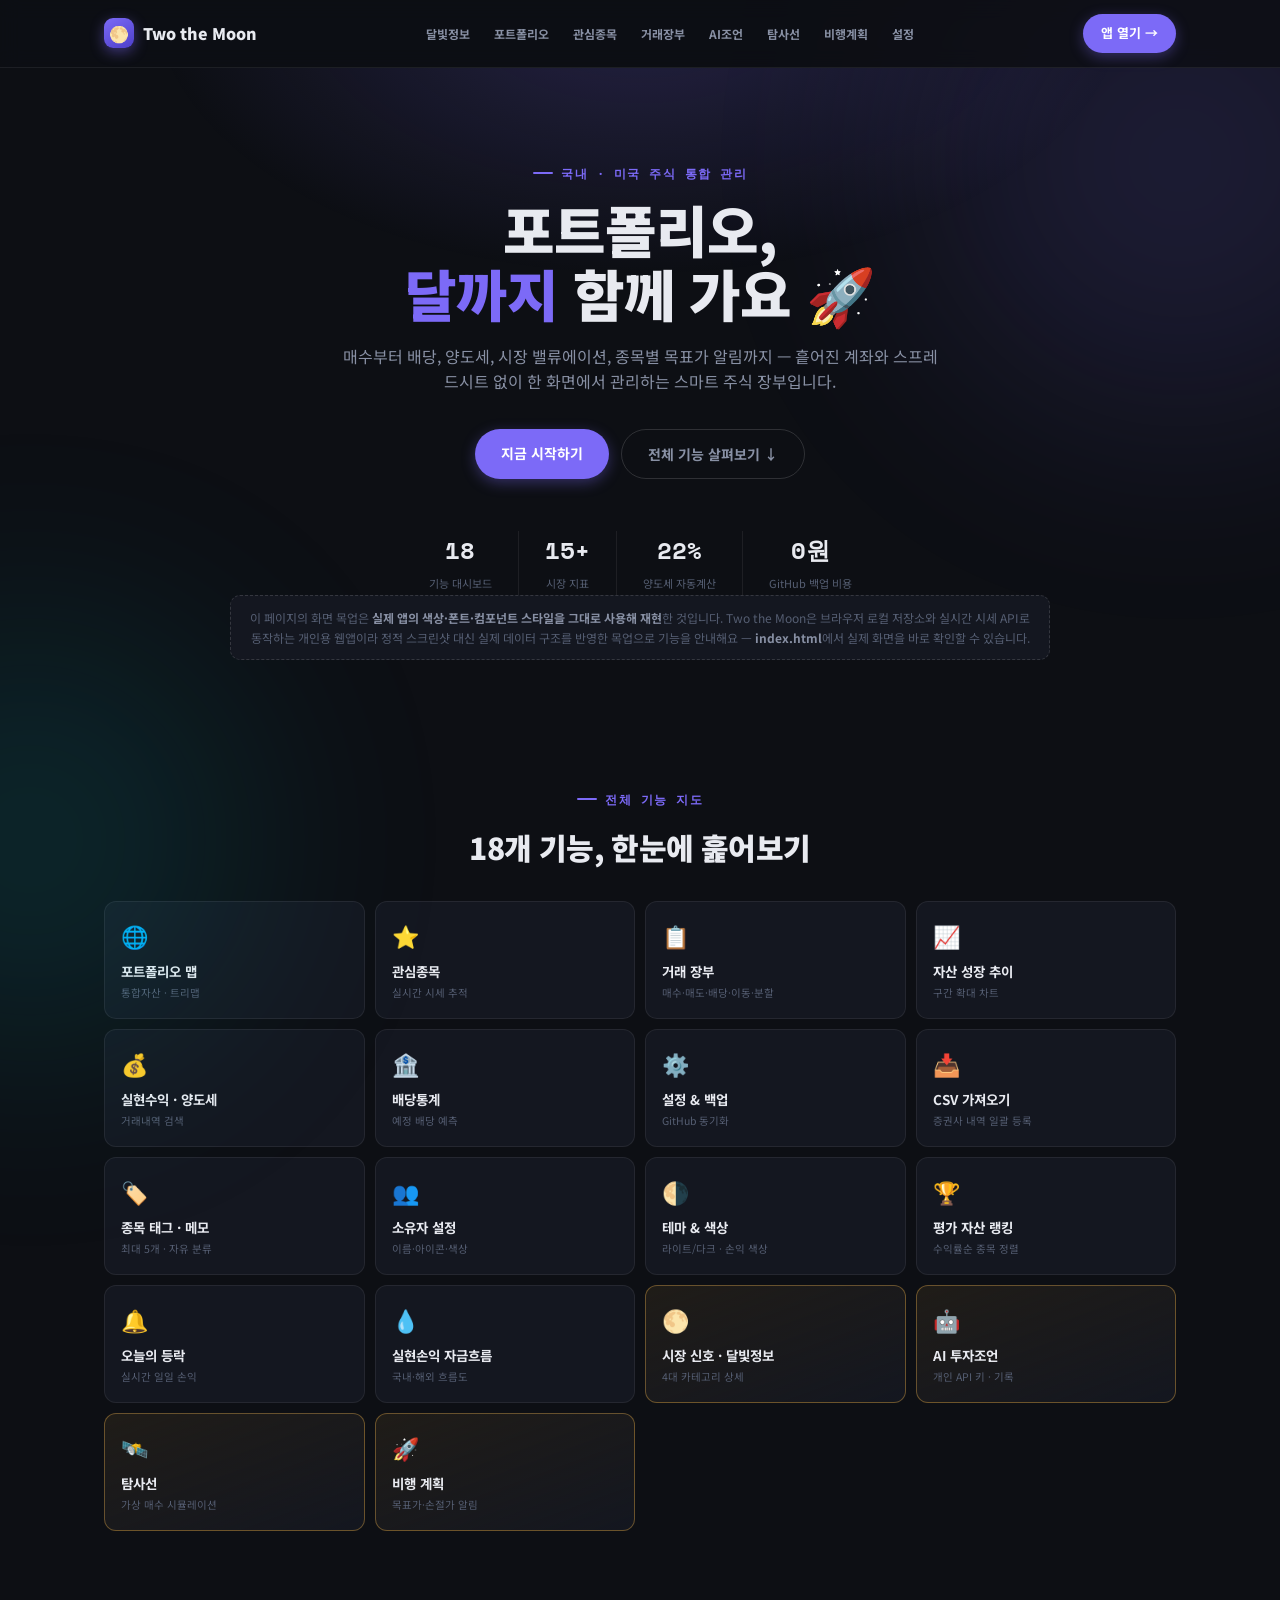
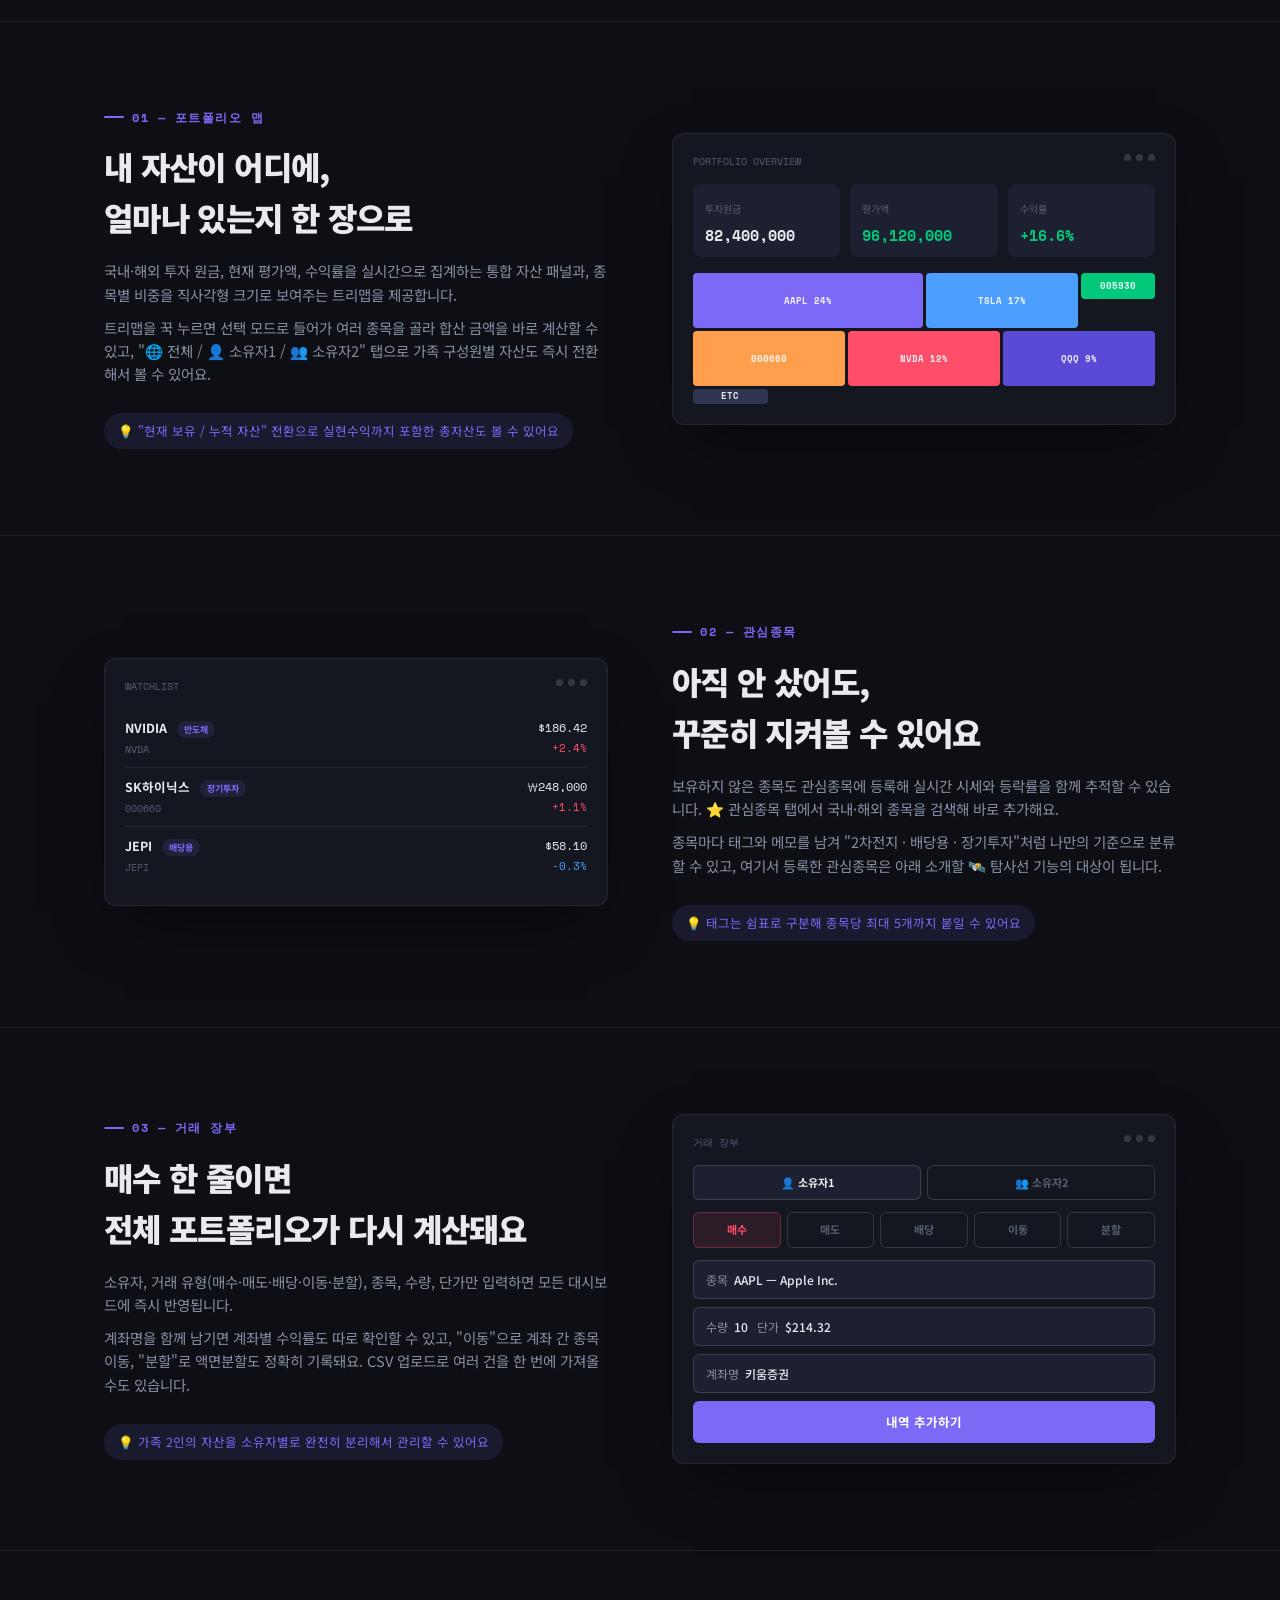
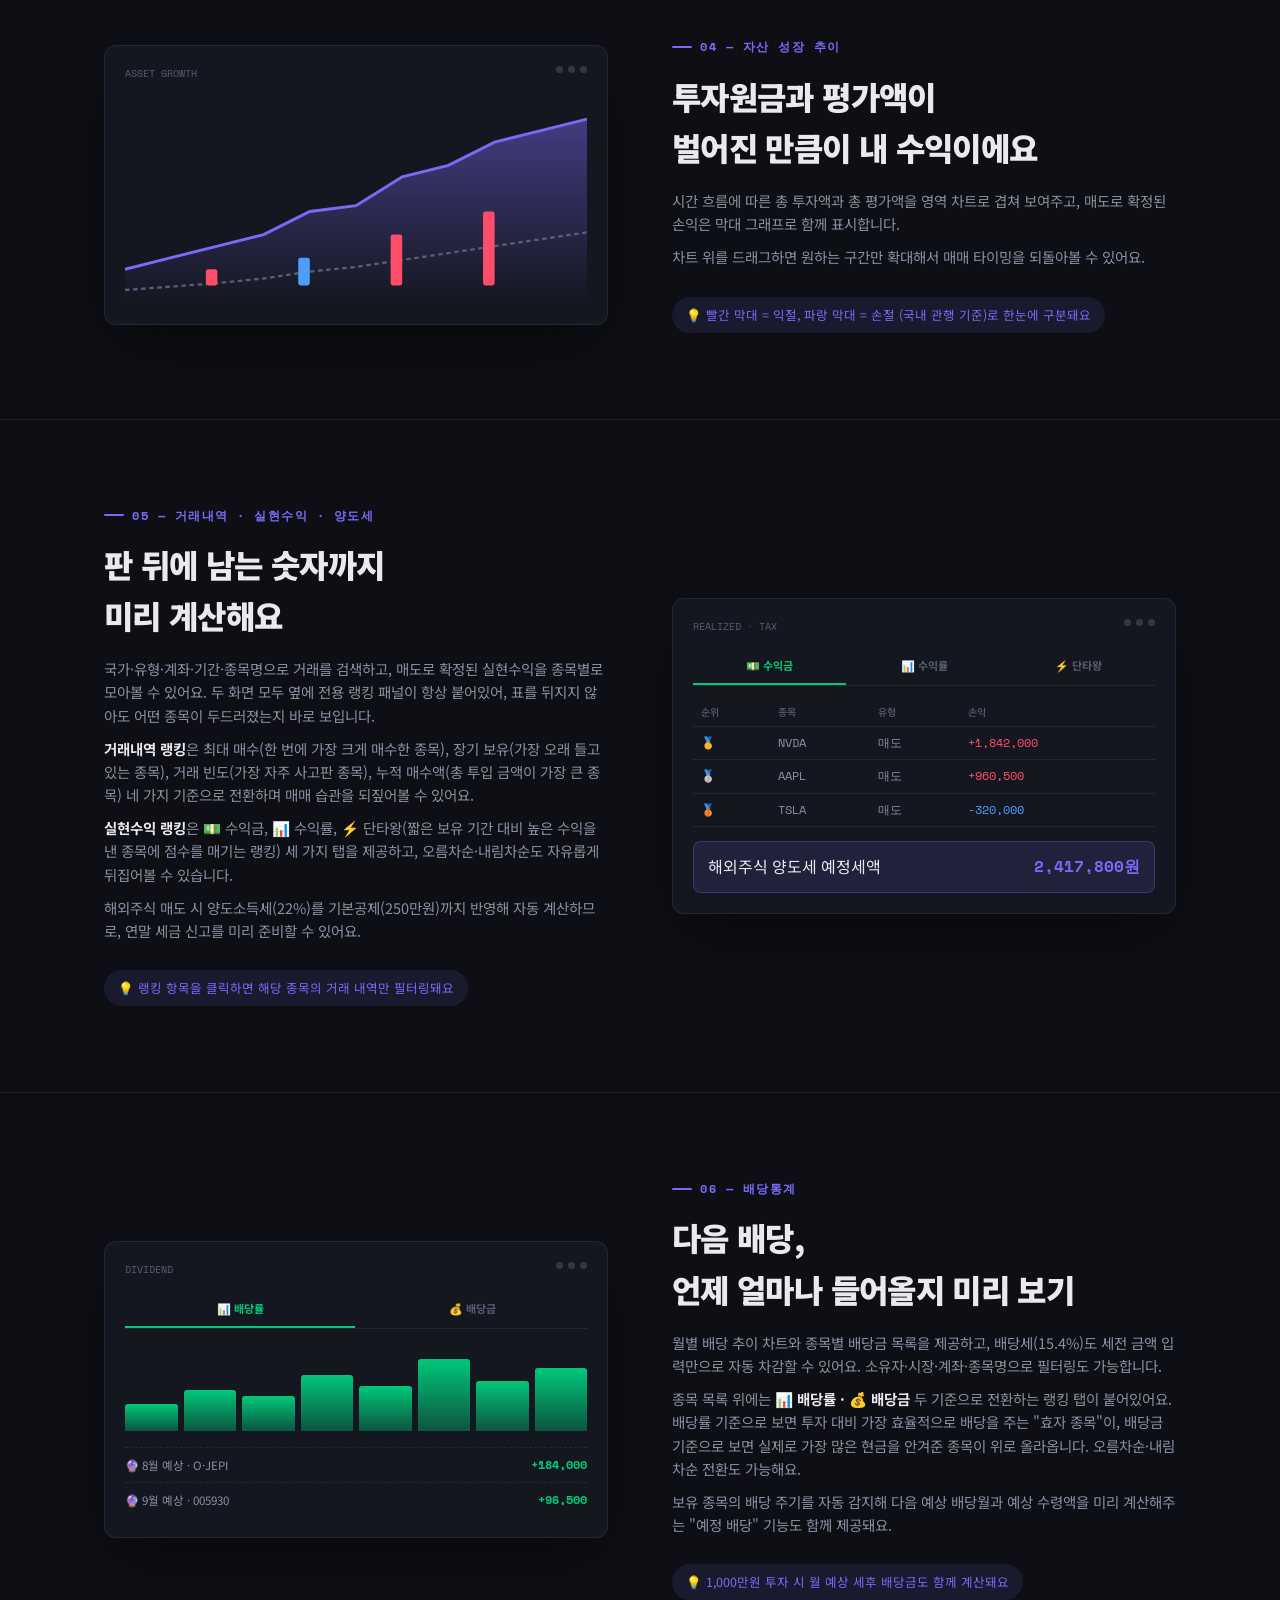
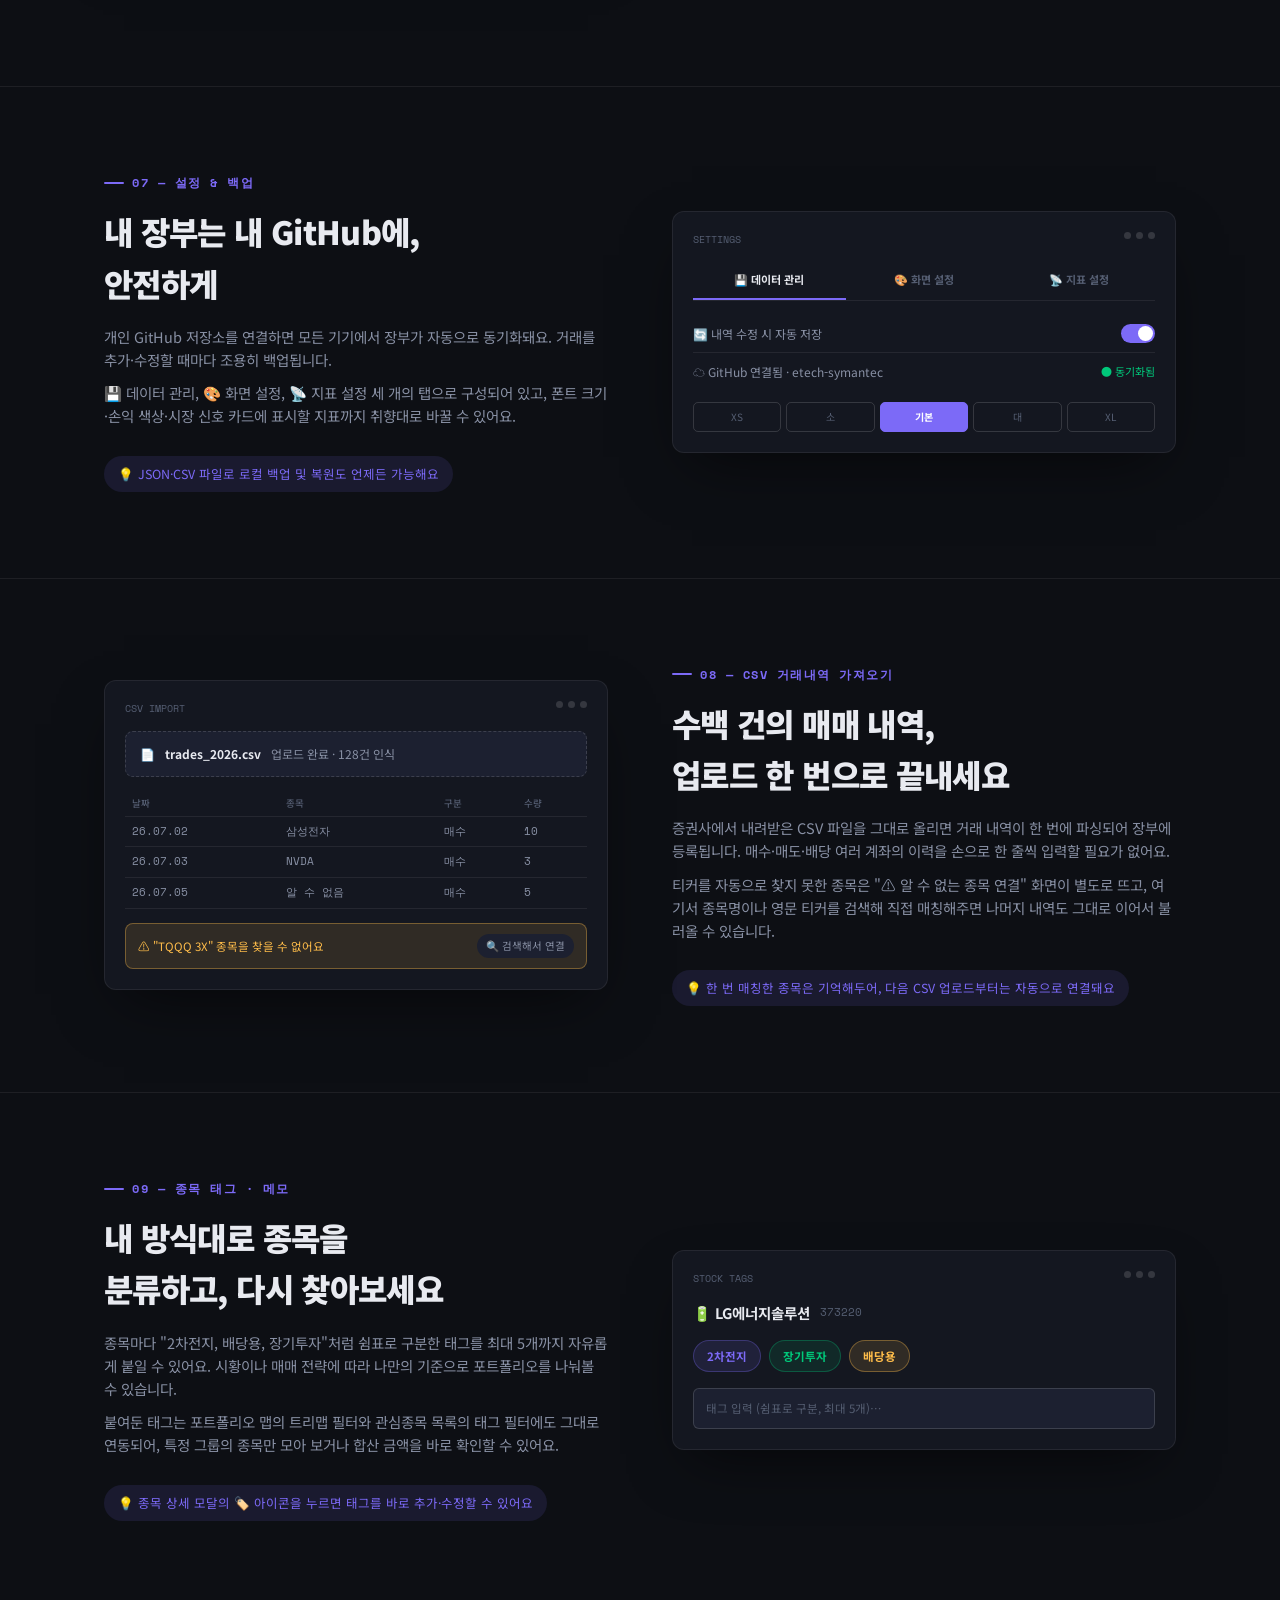
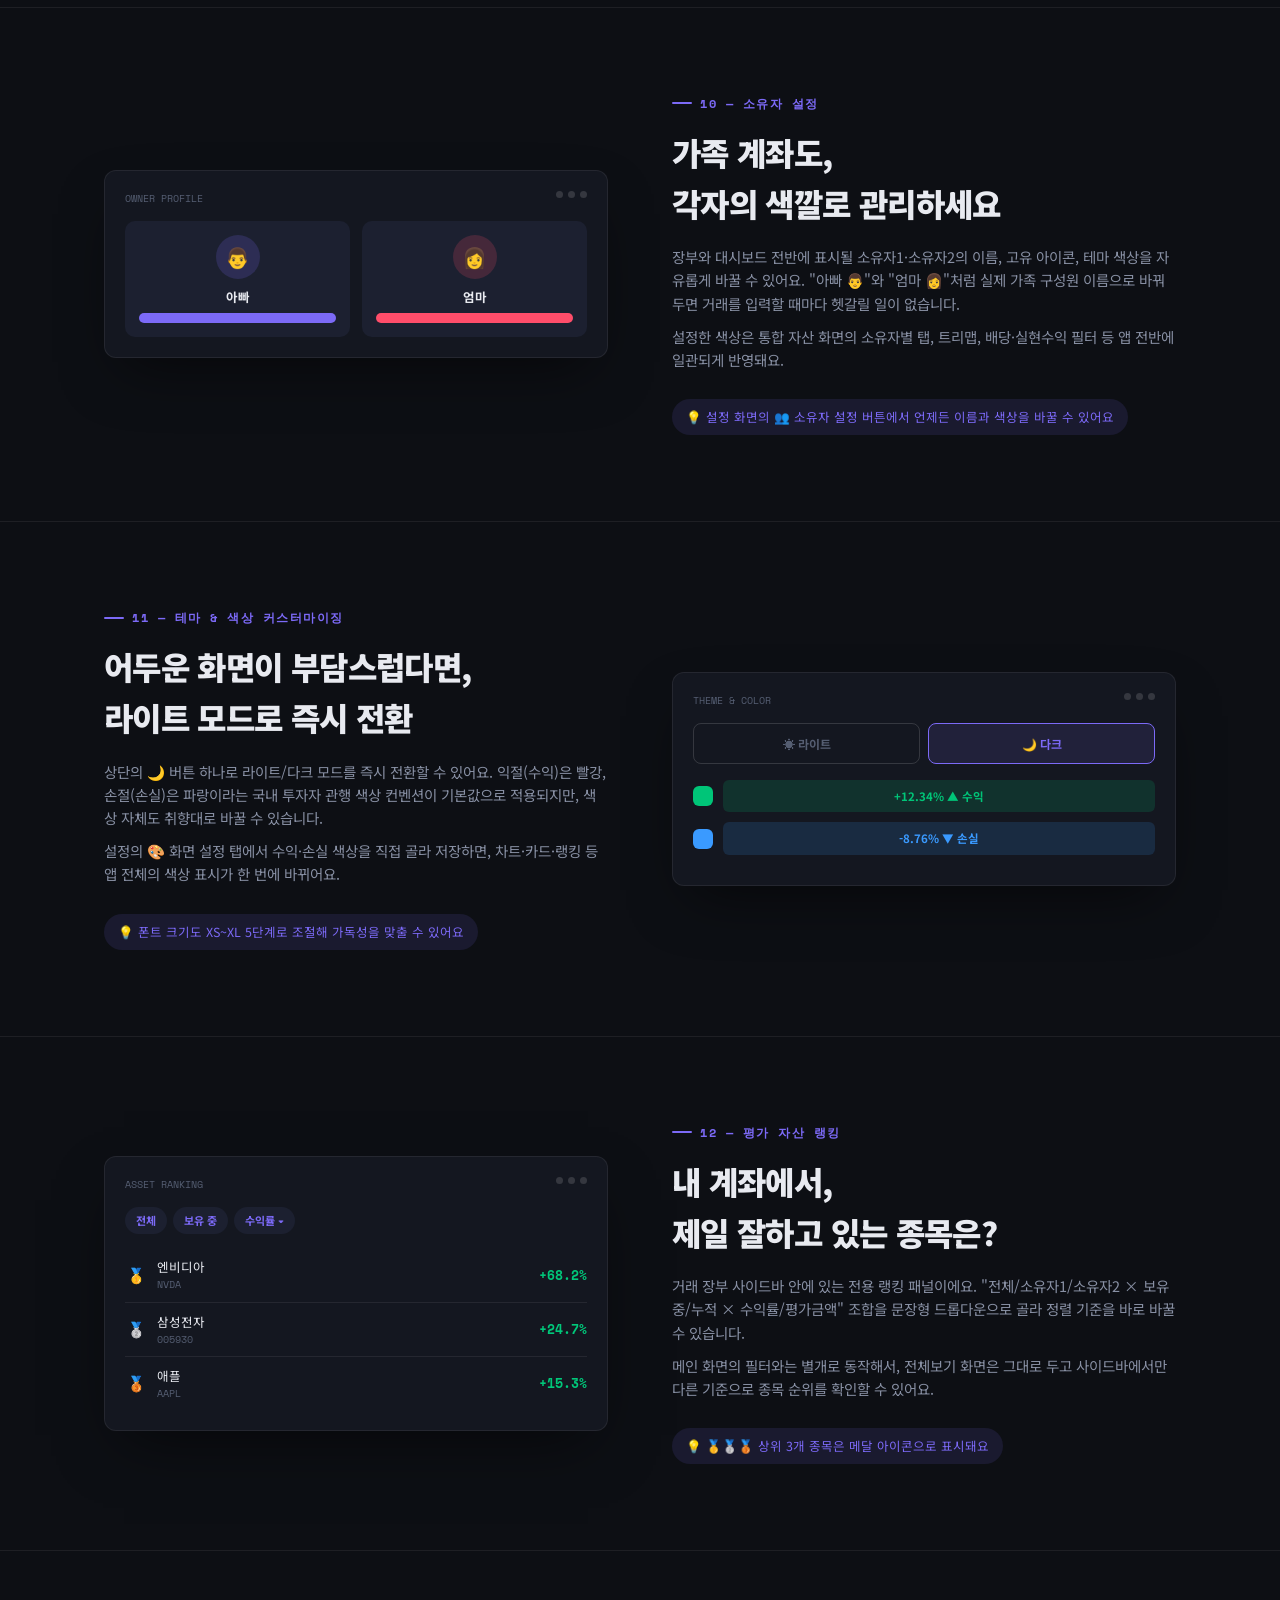
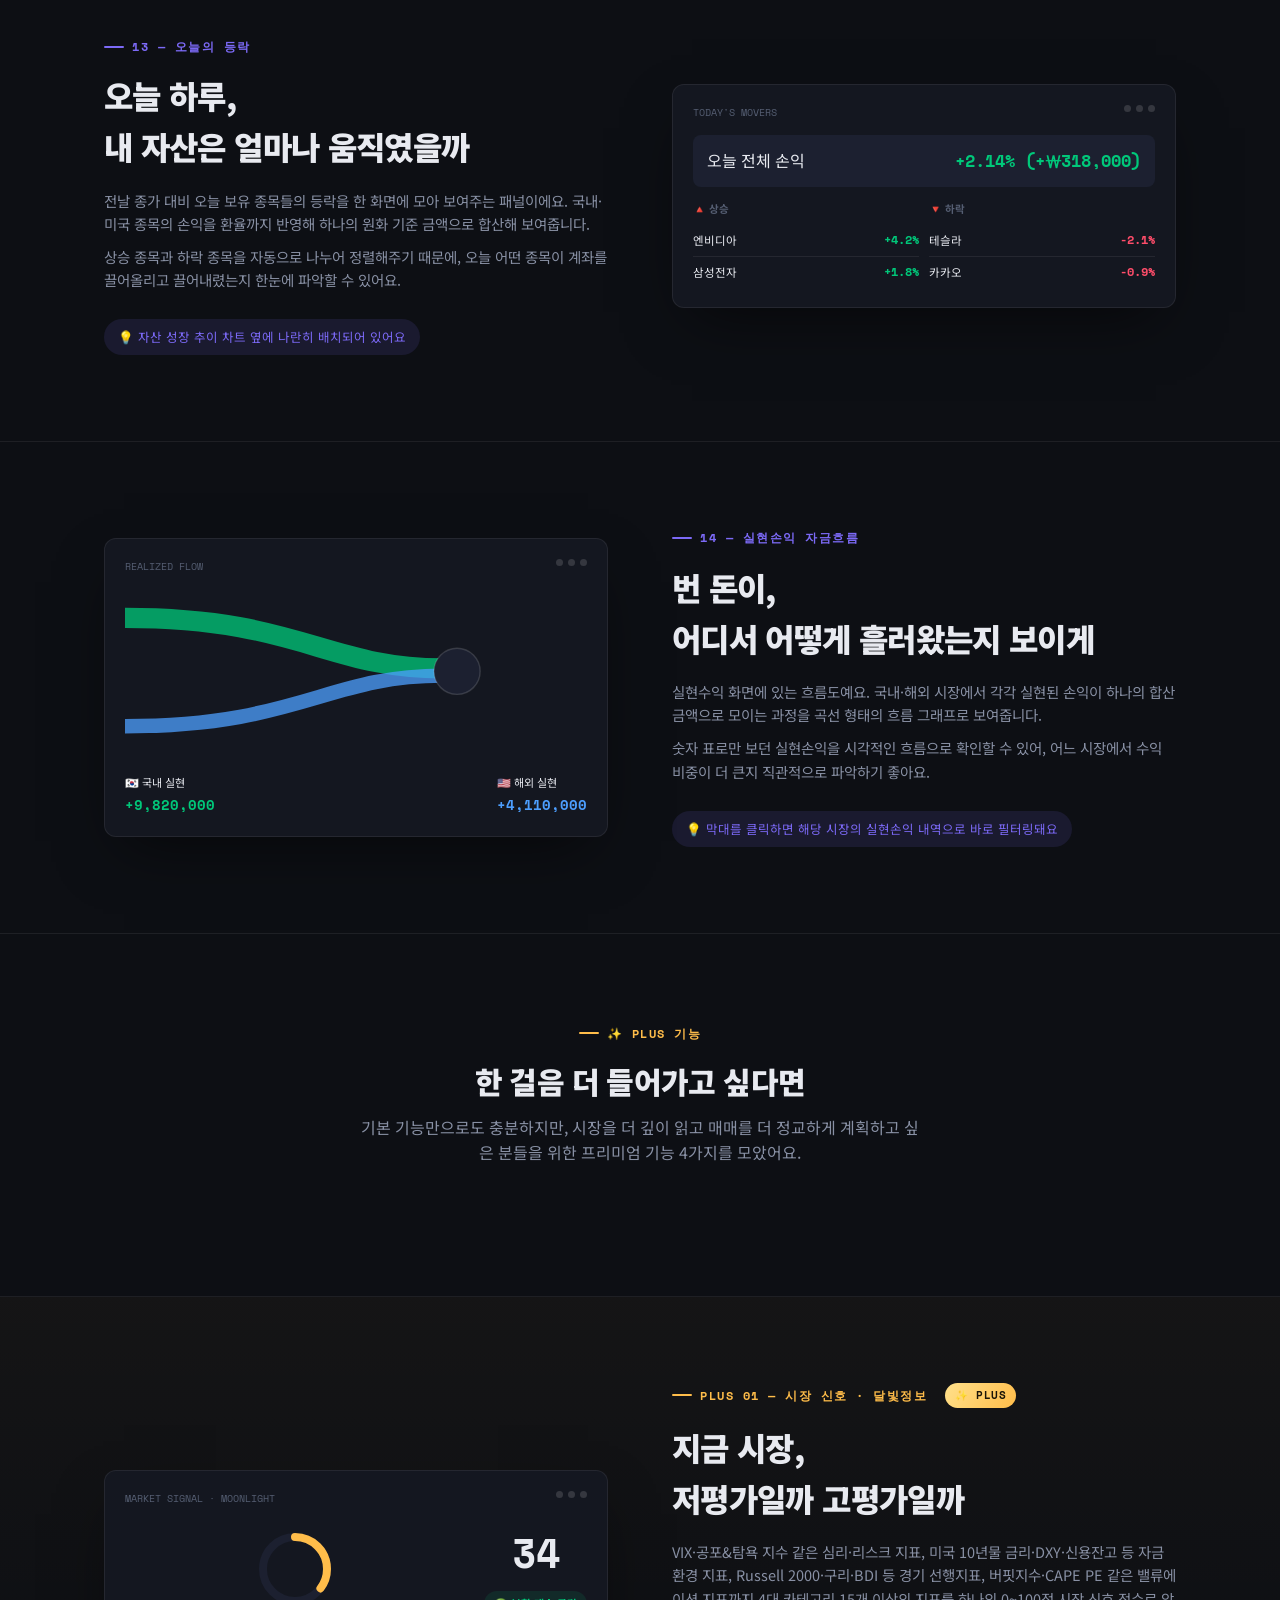
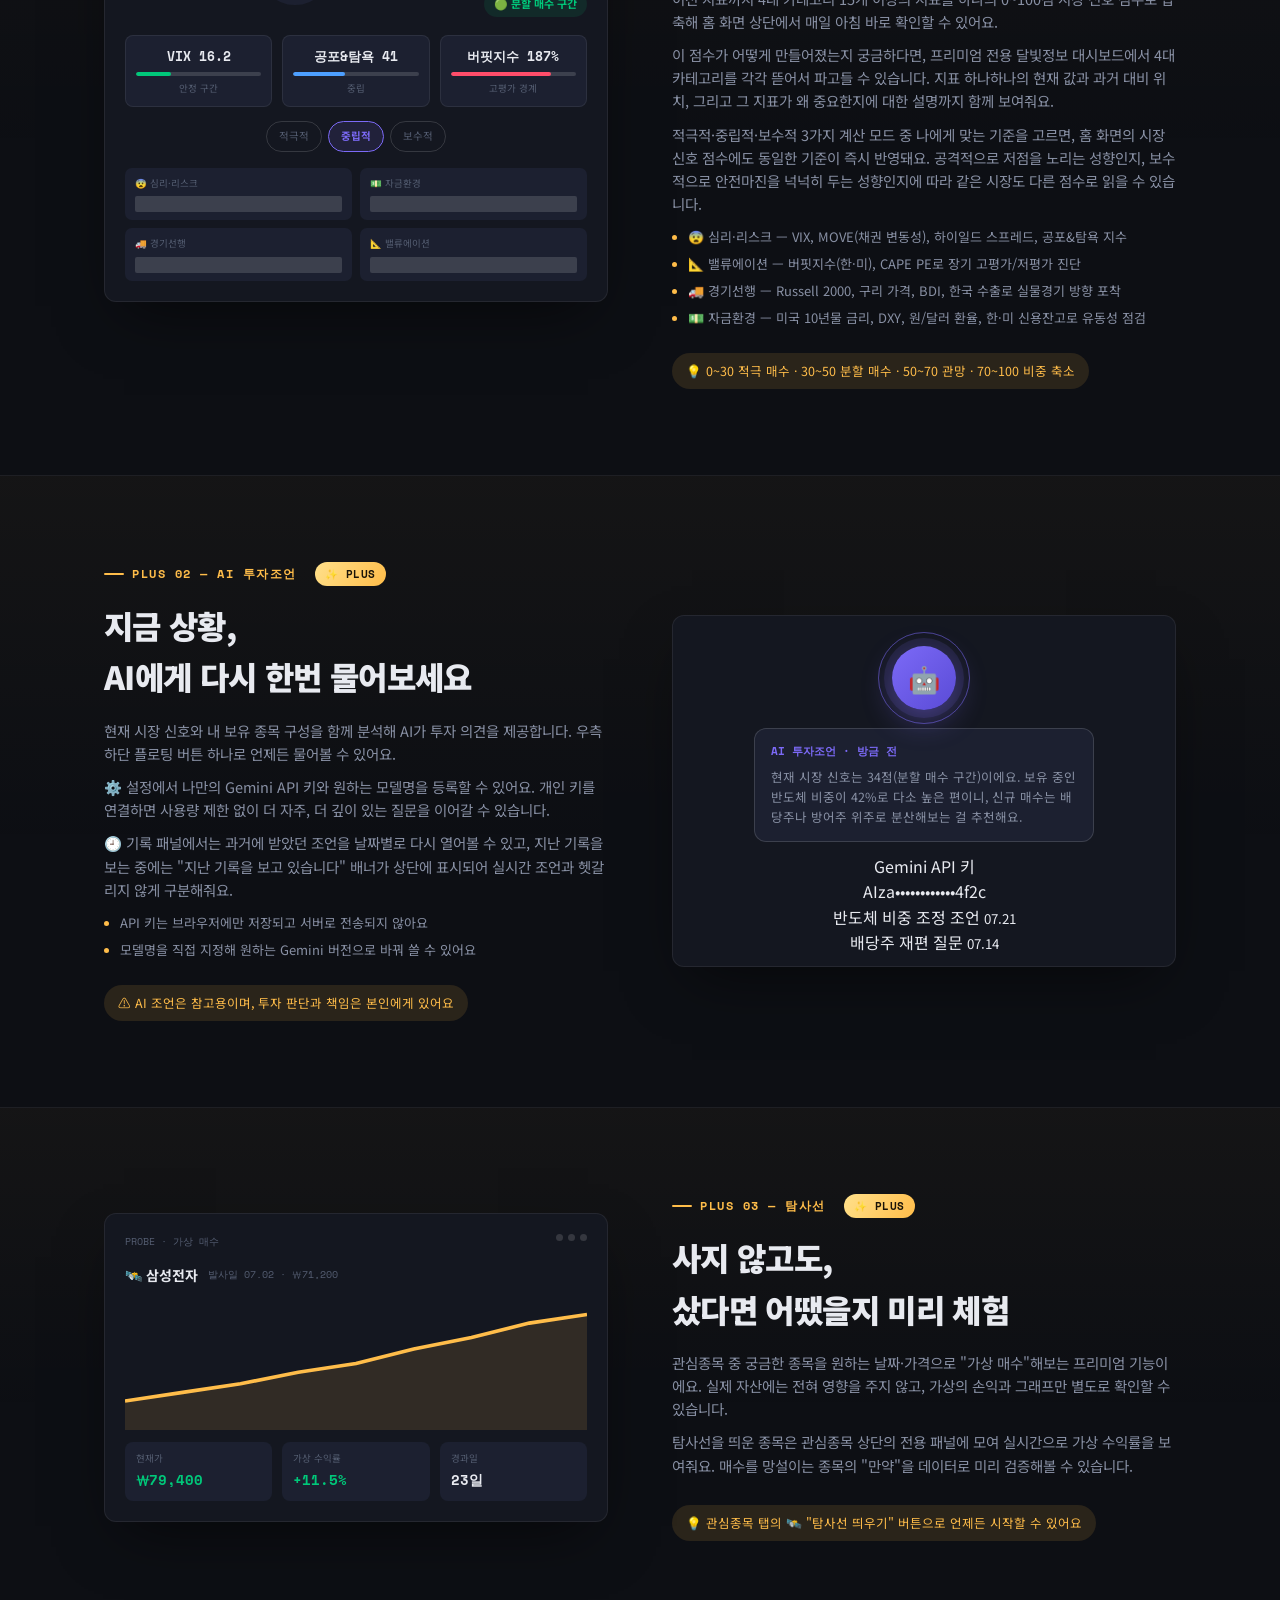
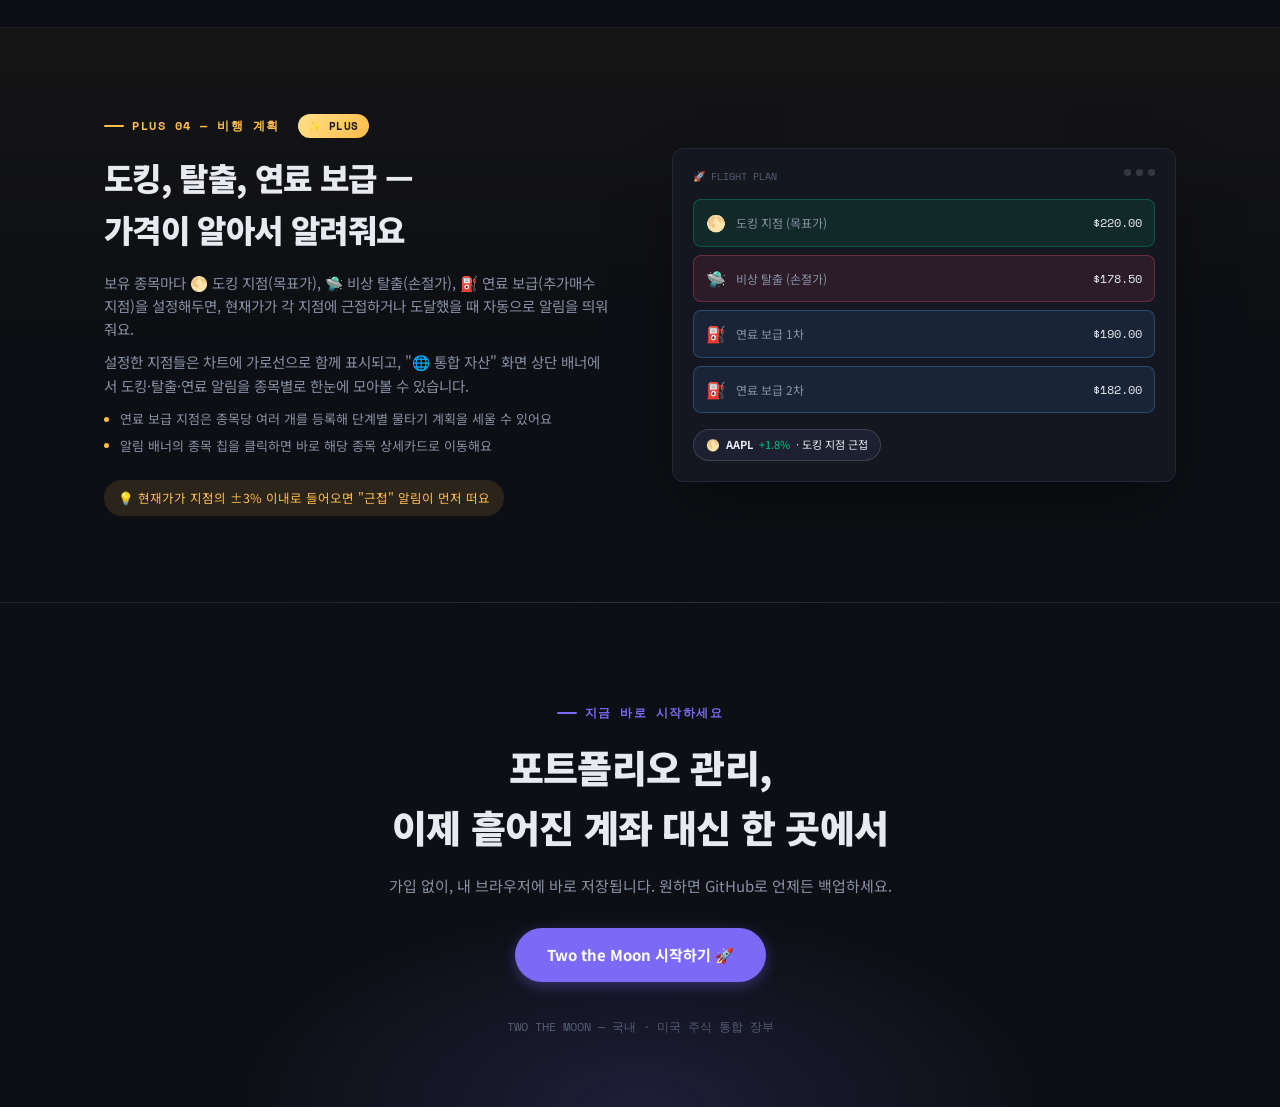
<file: intro.html>
<!DOCTYPE html>
<html lang="ko">
<head>
<meta charset="UTF-8">
<meta name="viewport" content="width=device-width, initial-scale=1.0">
<title>Two the Moon — 상세 소개</title>
<meta name="description" content="국내·미국 주식 통합 관리 장부, Two the Moon의 모든 기능을 한눈에 소개합니다.">
<link rel="preconnect" href="https://fonts.googleapis.com">
<link href="https://fonts.googleapis.com/css2?family=Space+Mono:wght@400;700&family=Noto+Sans+KR:wght@400;500;700;900&display=swap" rel="stylesheet">
<style>
  :root{
    --bg:#0d0f14; --bg2:#141720; --bg3:#1c2030;
    --border:rgba(255,255,255,0.07); --border2:rgba(255,255,255,0.14);
    --text:#e8eaf0; --text2:#8890a4; --text3:#555e72;
    --green:#00c87a; --green-bg:rgba(0,200,122,0.1);
    --red:#ff4d6a; --red-bg:rgba(255,77,106,0.1);
    --blue:#4d9fff; --accent:#7c6af7; --accent-bg:rgba(124,106,247,0.12);
    --gold:#ffbd4a; --gold-bg:rgba(255,189,74,0.12);
    --radius:8px; --radius-lg:12px;
    --font-mono:'Space Mono', monospace; --font-sans:'Noto Sans KR', sans-serif;
  }
  *{box-sizing:border-box;}
  html{scroll-behavior:smooth; scroll-padding-top:74px;}
  body{
    margin:0; background:var(--bg); color:var(--text);
    font-family:var(--font-sans); line-height:1.6; overflow-x:hidden;
  }
  a{color:inherit; text-decoration:none;}
  ul{list-style:none; margin:0; padding:0;}
  .wrap{max-width:1120px; margin:0 auto; padding:0 24px;}
  .eyebrow{
    font-family:var(--font-mono); font-size:12px; font-weight:700;
    color:var(--accent); letter-spacing:1.5px; text-transform:uppercase;
    display:flex; align-items:center; gap:8px; margin-bottom:14px;
  }
  .eyebrow::before{content:''; width:20px; height:2px; background:var(--accent); display:inline-block; border-radius:2px;}
  .eyebrow.gold{color:var(--gold);}
  .eyebrow.gold::before{background:var(--gold);}
  h1,h2,h3{font-family:var(--font-sans); font-weight:900; letter-spacing:-0.02em; margin:0;}
  p{color:var(--text2); margin:0;}

  .ambient{position:fixed; pointer-events:none; filter:blur(120px); opacity:.14; border-radius:50%; z-index:0;}
  .ambient-a{width:520px; height:520px; top:-100px; right:-160px; background:var(--accent);}
  .ambient-b{width:420px; height:420px; top:70vh; left:-180px; background:#0bc4cb;}

  /* ── 상단 고정 네비 ───────────────────────── */
  .topnav{
    position:sticky; top:0; z-index:100;
    background:rgba(13,15,20,0.85); backdrop-filter:blur(10px);
    border-bottom:1px solid var(--border);
  }
  .topnav-inner{
    max-width:1120px; margin:0 auto; padding:14px 24px;
    display:flex; align-items:center; justify-content:space-between; gap:16px;
  }
  .brand{display:flex; align-items:center; gap:9px; font-weight:900; font-size:16px; white-space:nowrap;}
  .brand-badge{
    width:30px; height:30px; border-radius:9px; flex-shrink:0;
    background:linear-gradient(150deg, var(--accent), #4d3fc9);
    display:flex; align-items:center; justify-content:center; font-size:16px;
    box-shadow:0 4px 14px rgba(124,106,247,0.45);
  }
  .navlinks{display:flex; gap:2px; overflow-x:auto; scrollbar-width:none;}
  .navlinks::-webkit-scrollbar{display:none;}
  .navlinks a{
    font-size:12px; font-weight:700; color:var(--text2); padding:7px 11px;
    border-radius:999px; white-space:nowrap; transition:0.2s;
  }
  .navlinks a:hover{color:var(--text); background:var(--bg3);}
  .btn-cta{
    font-family:var(--font-sans); font-weight:700; font-size:13px;
    padding:9px 18px; border-radius:999px; white-space:nowrap;
    background:var(--accent); color:#fff; box-shadow:0 4px 14px rgba(124,106,247,0.35);
    transition:0.2s; flex-shrink:0; border:none; cursor:pointer; display:inline-block;
  }
  .btn-cta:hover{transform:translateY(-1px); box-shadow:0 6px 18px rgba(124,106,247,0.5);}
  .btn-ghost{
    font-size:13px; font-weight:700; color:var(--text2); padding:9px 16px;
    border:1px solid var(--border2); border-radius:999px; transition:0.2s;
  }
  .btn-ghost:hover{color:var(--text); border-color:var(--accent);}

  /* ── 히어로 ───────────────────────────────── */
  .hero{
    padding:96px 24px 60px; text-align:center; position:relative;
    background:radial-gradient(ellipse 700px 400px at 50% -10%, rgba(124,106,247,0.22), transparent 70%);
  }
  .hero .eyebrow{justify-content:center;}
  .hero h1{font-size:clamp(32px,5.5vw,56px); line-height:1.15; margin-bottom:18px;}
  .hero h1 .accent-word{color:var(--accent); position:relative;}
  .hero-sub{font-size:16px; max-width:600px; margin:0 auto 34px; color:var(--text2);}
  .hero-cta-row{display:flex; gap:12px; justify-content:center; flex-wrap:wrap; margin-bottom:52px;}
  .hero-cta-row .btn-cta, .hero-cta-row .btn-ghost{font-size:14px; padding:13px 26px;}
  .stat-strip{display:flex; justify-content:center; gap:0; flex-wrap:wrap; font-family:var(--font-mono);}
  .stat-strip div{padding:0 26px; border-right:1px solid var(--border);}
  .stat-strip div:last-child{border-right:none;}
  .stat-strip b{display:block; font-size:24px; color:var(--text); font-weight:700;}
  .stat-strip span{font-size:11px; color:var(--text3); font-family:var(--font-sans);}

  /* ── 노트: 라이브 렌더링 안내 ─────────────── */
  .note-banner{
    max-width:820px; margin:0 auto 70px; padding:12px 18px; border-radius:10px;
    background:var(--bg2); border:1px dashed var(--border2);
    font-size:12px; color:var(--text3); text-align:center; line-height:1.6;
  }
  .note-banner b{color:var(--text2);}

  /* ── 전체 기능 지도(퀵 네비) ──────────────── */
  .feature-map{padding:0 0 90px;}
  .feature-map-head{text-align:center; margin-bottom:30px;}
  .feature-map-head h2{font-size:clamp(22px,3vw,30px); margin-bottom:10px;}
  .feature-map-grid{display:grid; grid-template-columns:repeat(4,1fr); gap:10px;}
  .feature-map-grid a{
    display:flex; flex-direction:column; justify-content:flex-end; min-height:118px;
    padding:16px; border:1px solid var(--border); border-radius:12px;
    background:var(--bg2); transition:.2s;
  }
  .feature-map-grid a:hover{transform:translateY(-3px); border-color:rgba(124,106,247,.6); background:var(--accent-bg);}
  .feature-map-grid a.premium{border-color:rgba(255,189,74,.35); background:linear-gradient(160deg, rgba(255,189,74,.08), var(--bg2));}
  .feature-map-grid a.premium:hover{border-color:var(--gold); background:var(--gold-bg);}
  .feature-map-grid span.fm-icon{font-size:22px; margin-bottom:auto;}
  .feature-map-grid b{font-size:13.5px;}
  .feature-map-grid small{color:var(--text3); font-size:10.5px; margin-top:3px;}
  @media (max-width:820px){ .feature-map-grid{grid-template-columns:repeat(2,1fr);} }

  /* ── 기능 섹션 공통 ───────────────────────── */
  .feature{
    padding:86px 0; border-top:1px solid var(--border); position:relative; z-index:1;
    opacity:0; transform:translateY(24px); transition:opacity 0.7s ease, transform 0.7s ease;
  }
  .feature.in-view{opacity:1; transform:translateY(0);}
  .feature.premium{background:linear-gradient(180deg, rgba(255,189,74,0.035), transparent 60%);}
  .feature-grid{display:grid; grid-template-columns:1fr 1fr; gap:64px; align-items:center;}
  .feature:nth-of-type(even) .feature-grid{direction:rtl;}
  .feature:nth-of-type(even) .feature-grid > *{direction:ltr;}
  .feature-copy h2{font-size:clamp(22px,3vw,32px); margin-bottom:16px;}
  .feature-copy p{font-size:14.5px; margin-bottom:10px;}
  .feature-copy .tip-line{
    margin-top:18px; display:inline-flex; align-items:center; gap:8px;
    font-size:12.5px; color:var(--accent); background:var(--accent-bg);
    padding:8px 14px; border-radius:999px;
  }
  .feature.premium .tip-line{color:var(--gold); background:var(--gold-bg);}
  .badge-plus{
    display:inline-flex; align-items:center; gap:5px; font-family:var(--font-mono);
    font-size:10.5px; font-weight:700; color:#1a1408; background:linear-gradient(120deg,#ffe08a,#ffbd4a);
    padding:4px 10px; border-radius:999px; margin-left:10px; letter-spacing:.5px; vertical-align:middle;
  }
  .feature-copy ul.small-list{margin-top:12px;}
  .feature-copy ul.small-list li{position:relative; padding-left:16px; font-size:13px; color:var(--text2); margin:6px 0;}
  .feature-copy ul.small-list li::before{content:''; position:absolute; left:0; top:.6em; width:5px; height:5px; border-radius:50%; background:var(--accent);}
  .feature.premium .feature-copy ul.small-list li::before{background:var(--gold);}

  .mockup{
    background:var(--bg2); border:1px solid var(--border); border-radius:var(--radius-lg);
    padding:20px; box-shadow:0 24px 60px -20px rgba(0,0,0,0.6); position:relative;
  }
  .mockup-label{
    font-family:var(--font-mono); font-size:10px; color:var(--text3);
    display:flex; justify-content:space-between; margin-bottom:14px;
  }
  .mockup-dots{display:flex; gap:5px;}
  .mockup-dots span{width:7px; height:7px; border-radius:50%; background:var(--border2);}

  @media (max-width:820px){
    .feature-grid, .feature:nth-of-type(even) .feature-grid{
      grid-template-columns:1fr; direction:ltr; gap:32px;
    }
    .feature{padding:56px 0;}
  }

  /* ── 01 시장 신호 목업 ────────────────────── */
  .signal-mock .gauge-row{display:flex; align-items:center; gap:20px; margin-bottom:18px;}
  .signal-mock .gauge-score{font-family:var(--font-mono); font-size:40px; font-weight:700; color:var(--text);}
  .signal-mock .gauge-badge{
    font-size:11px; font-weight:700; padding:4px 10px; border-radius:999px;
    background:var(--green-bg); color:var(--green); margin-top:6px; display:inline-block;
  }
  .signal-mock .ind-grid{display:grid; grid-template-columns:repeat(3,1fr); gap:10px;}
  .signal-mock .ind-card{background:var(--bg3); border:1px solid var(--border); border-radius:8px; padding:10px;}
  .signal-mock .ind-card b{display:block; font-family:var(--font-mono); font-size:13px; margin-bottom:6px;}
  .signal-mock .ind-card .bar{height:4px; border-radius:2px; background:var(--border2); overflow:hidden;}
  .signal-mock .ind-card .bar i{display:block; height:100%; border-radius:2px;}
  .signal-mock .ind-card small{font-size:9.5px; color:var(--text3); display:block; margin-top:5px;}
  .cat-chip-row{display:flex; flex-wrap:wrap; gap:6px; margin-top:14px;}
  .cat-chip-row span{font-size:10.5px; padding:5px 10px; border-radius:999px; background:var(--bg3); color:var(--text3); border:1px solid var(--border);}

  /* ── 02 달빛정보 목업 ─────────────────────── */
  .moon-mock{text-align:center;}
  .moon-mock svg{margin:0 auto;}
  .moon-mock .modes{display:flex; gap:6px; justify-content:center; margin-top:14px;}
  .moon-mock .modes span{font-size:10.5px; padding:6px 12px; border-radius:999px; border:1px solid var(--border2); color:var(--text3);}
  .moon-mock .modes span.on{background:var(--accent-bg); border-color:var(--accent); color:var(--accent); font-weight:700;}
  .moon-mock .cat-bars{display:grid; grid-template-columns:1fr 1fr; gap:8px; margin-top:16px; text-align:left;}
  .moon-mock .cat-bars div{background:var(--bg3); border-radius:7px; padding:8px 10px;}
  .moon-mock .cat-bars small{display:block; color:var(--text3); font-size:9.5px; margin-bottom:5px;}
  .moon-mock .cat-bars .bar{height:4px; border-radius:2px; background:var(--border2); overflow:hidden;}
  .moon-mock .cat-bars .bar i{display:block; height:100%; border-radius:2px; background:var(--blue);}

  /* ── 03 포트폴리오 목업 ───────────────────── */
  .port-mock .stat-row{display:flex; gap:10px; margin-bottom:16px;}
  .port-mock .stat-card{flex:1; background:var(--bg3); border-radius:8px; padding:10px 12px;}
  .port-mock .stat-card small{font-size:10px; color:var(--text3);}
  .port-mock .stat-card b{display:block; font-family:var(--font-mono); font-size:15px; margin-top:4px;}
  .treemap{display:grid; grid-template-columns:repeat(6,1fr); grid-template-rows:repeat(4,26px); gap:3px;}
  .treemap div{border-radius:4px; display:flex; align-items:center; justify-content:center;
    font-size:9px; font-weight:700; color:rgba(255,255,255,0.9); font-family:var(--font-mono);}

  /* ── 04 관심종목 목업 ─────────────────────── */
  .watch-mock .w-row{display:flex; align-items:center; gap:10px; padding:9px 0; border-bottom:1px solid var(--border);}
  .watch-mock .w-row:last-child{border-bottom:none;}
  .watch-mock .w-name{flex:1; font-size:12.5px;}
  .watch-mock .w-name b{display:block; font-size:12.5px;}
  .watch-mock .w-name small{color:var(--text3); font-size:10px; font-family:var(--font-mono);}
  .watch-mock .w-price{font-family:var(--font-mono); font-size:12px; text-align:right;}
  .watch-mock .w-tag{font-size:9px; background:var(--accent-bg); color:var(--accent); padding:2px 7px; border-radius:999px; margin-left:6px;}

  /* ── 05 거래장부 목업 ─────────────────────── */
  .ledger-mock .pill-row{display:flex; gap:6px; margin-bottom:12px;}
  .ledger-mock .pill{flex:1; text-align:center; padding:8px 0; border-radius:6px; font-size:11px; font-weight:700; border:1px solid var(--border2); color:var(--text3);}
  .ledger-mock .pill.on-buy{background:var(--red-bg); color:var(--red); border-color:rgba(255,77,106,0.3);}
  .ledger-mock .pill.on-owner{background:var(--bg3); color:var(--text);}
  .ledger-mock .field{background:var(--bg3); border:1px solid var(--border2); border-radius:6px; padding:9px 12px; font-size:12px; color:var(--text2); margin-bottom:8px;}
  .ledger-mock .field b{color:var(--text); font-weight:500;}
  .ledger-mock .submit{background:var(--accent); color:#fff; text-align:center; padding:11px; border-radius:6px; font-size:12.5px; font-weight:700; margin-top:6px;}

  /* ── 06 차트 목업 ─────────────────────────── */
  .chart-mock svg{width:100%; height:auto; display:block;}

  /* ── 07 거래내역/세금 목업 ────────────────── */
  .hist-mock table{width:100%; border-collapse:collapse; font-size:11.5px; margin-bottom:14px;}
  .hist-mock th{text-align:left; color:var(--text3); font-weight:500; font-size:10px; padding:6px 8px; border-bottom:1px solid var(--border);}
  .hist-mock td{padding:7px 8px; border-bottom:1px solid var(--border); color:var(--text2); font-family:var(--font-mono);}
  .hist-mock .tax-card{background:var(--accent-bg); border:1px solid rgba(124,106,247,0.3); border-radius:8px; padding:12px 14px; display:flex; justify-content:space-between; align-items:center;}
  .hist-mock .tax-card b{font-family:var(--font-mono); font-size:16px; color:var(--accent);}

  /* ── 08 배당 목업 ─────────────────────────── */
  .div-mock .bars{display:flex; align-items:flex-end; gap:6px; height:90px; margin-bottom:16px;}
  .div-mock .bars i{flex:1; background:linear-gradient(180deg, var(--green), rgba(0,200,122,0.35)); border-radius:3px 3px 0 0;}
  .div-mock .up-row{display:flex; justify-content:space-between; font-size:11.5px; padding:8px 0; border-top:1px dashed var(--border); color:var(--text2);}
  .div-mock .up-row b{color:var(--green); font-family:var(--font-mono);}

  /* ── 09 AI 조언 목업 ──────────────────────── */
  .ai-mock{position:relative; text-align:center; padding:30px 10px 10px;}
  .ai-fab-mock{
    width:64px; height:64px; border-radius:50%; margin:0 auto 18px;
    background:linear-gradient(135deg, var(--accent), #5a4bd6);
    display:flex; align-items:center; justify-content:center; font-size:26px;
    box-shadow:0 0 0 8px rgba(124,106,247,0.12), 0 10px 30px rgba(124,106,247,0.4);
    position:relative;
  }
  .ai-fab-mock::before, .ai-fab-mock::after{
    content:''; position:absolute; inset:-14px; border-radius:50%;
    border:1px solid rgba(124,106,247,0.3); animation:ripple 2.6s ease-out infinite;
  }
  .ai-fab-mock::after{animation-delay:1.3s;}
  @keyframes ripple{0%{transform:scale(0.7); opacity:1;} 100%{transform:scale(1.5); opacity:0;}}
  .ai-bubble{
    background:var(--bg3); border:1px solid var(--border2); border-radius:12px;
    padding:14px 16px; text-align:left; font-size:12.5px; color:var(--text2); max-width:340px; margin:0 auto;
  }
  .ai-bubble b{color:var(--accent); display:block; font-size:11px; margin-bottom:6px; font-family:var(--font-mono);}

  /* ── 10 탐사선 목업 ───────────────────────── */
  .probe-mock{text-align:left;}
  .probe-mock .p-head{display:flex; align-items:center; gap:10px; margin-bottom:14px;}
  .probe-mock .p-head b{font-size:14px;}
  .probe-mock .p-head span{font-size:10px; color:var(--text3); font-family:var(--font-mono);}
  .probe-mock svg{width:100%; height:auto; display:block; margin-bottom:12px;}
  .probe-mock .p-stat-row{display:flex; gap:10px;}
  .probe-mock .p-stat{flex:1; background:var(--bg3); border-radius:8px; padding:9px 11px;}
  .probe-mock .p-stat small{font-size:9.5px; color:var(--text3); display:block;}
  .probe-mock .p-stat b{font-family:var(--font-mono); font-size:14px; color:var(--green);}

  /* ── 11 비행계획 목업 ─────────────────────── */
  .flight-mock .fp-row{display:flex; align-items:center; gap:10px; padding:10px 12px; border-radius:8px; margin-bottom:8px; border:1px solid var(--border);}
  .flight-mock .fp-row .fp-icon{font-size:16px;}
  .flight-mock .fp-row .fp-label{flex:1; font-size:12px; color:var(--text2);}
  .flight-mock .fp-row .fp-val{font-family:var(--font-mono); font-size:12px;}
  .flight-mock .fp-docking{background:var(--green-bg); border-color:rgba(0,200,122,.3);}
  .flight-mock .fp-escape{background:var(--red-bg); border-color:rgba(255,77,106,.3);}
  .flight-mock .fp-fuel{background:rgba(77,159,255,.1); border-color:rgba(77,159,255,.3);}
  .flight-mock .fp-banner-chip{display:inline-flex; align-items:center; gap:6px; font-size:11px; background:var(--bg3); border:1px solid var(--border2); border-radius:999px; padding:6px 12px; margin-top:8px;}

  /* ── 12 설정 목업 ─────────────────────────── */
  .set-mock .tabs{display:flex; gap:2px; margin-bottom:14px; border-bottom:1px solid var(--border);}
  .set-mock .tabs span{flex:1; text-align:center; font-size:11px; font-weight:700; padding:9px 0; color:var(--text3);}
  .set-mock .tabs span.on{color:var(--text); border-bottom:2px solid var(--accent);}
  .set-mock .toggle-row{display:flex; justify-content:space-between; align-items:center; font-size:12px; color:var(--text2); padding:9px 0; border-bottom:1px solid var(--border);}
  .set-mock .switch{width:34px; height:19px; border-radius:999px; background:var(--accent); position:relative;}
  .set-mock .switch::after{content:''; position:absolute; top:2px; right:2px; width:15px; height:15px; border-radius:50%; background:#fff;}
  .set-mock .fsizes{display:flex; gap:5px; margin-top:12px;}
  .set-mock .fsizes span{flex:1; text-align:center; padding:6px 0; border:1px solid var(--border2); border-radius:5px; font-size:10px; color:var(--text3);}
  .set-mock .fsizes span.on{background:var(--accent); color:#fff; border-color:var(--accent); font-weight:700;}

  /* ── 13 CSV 가져오기 목업 ──────────────────── */
  .csv-mock .csv-drop{
    display:flex; align-items:center; gap:10px; background:var(--bg3); border:1px dashed var(--border2);
    border-radius:8px; padding:12px 14px; font-size:12px; color:var(--text2); margin-bottom:14px;
  }
  .csv-mock .csv-drop b{color:var(--text); font-weight:700;}
  .csv-mock table{width:100%; border-collapse:collapse; font-size:11px; margin-bottom:14px;}
  .csv-mock th{text-align:left; color:var(--text3); font-weight:500; font-size:9.5px; padding:5px 7px; border-bottom:1px solid var(--border);}
  .csv-mock td{padding:6px 7px; border-bottom:1px solid var(--border); color:var(--text2); font-family:var(--font-mono);}
  .csv-mock .csv-warn{
    display:flex; align-items:center; justify-content:space-between; gap:10px;
    background:var(--gold-bg); border:1px solid rgba(255,189,74,.35); border-radius:8px; padding:10px 12px; font-size:11.5px; color:var(--gold);
  }
  .csv-mock .csv-warn .csv-fix{font-size:10.5px; background:var(--bg3); color:var(--text2); padding:4px 9px; border-radius:999px;}

  /* ── 14 태그 / 메모 목업 ──────────────────── */
  .tag-mock .tag-stock{display:flex; align-items:center; gap:10px; margin-bottom:16px;}
  .tag-mock .tag-stock b{font-size:14.5px;}
  .tag-mock .tag-stock span{font-size:10.5px; color:var(--text3); font-family:var(--font-mono);}
  .tag-mock .tag-chip-row{display:flex; flex-wrap:wrap; gap:8px; margin-bottom:16px;}
  .tag-mock .tag-chip{font-size:11.5px; font-weight:700; padding:6px 13px; border-radius:999px; background:var(--accent-bg); color:var(--accent); border:1px solid rgba(124,106,247,.3);}
  .tag-mock .tag-chip.c2{background:var(--green-bg); color:var(--green); border-color:rgba(0,200,122,.3);}
  .tag-mock .tag-chip.c3{background:var(--gold-bg); color:var(--gold); border-color:rgba(255,189,74,.35);}
  .tag-mock .tag-input{background:var(--bg3); border:1px solid var(--border2); border-radius:6px; padding:10px 12px; font-size:11.5px; color:var(--text3);}

  /* ── 15 날짜 일괄수정 목업 ────────────────── */
  .bulk-mock .bd-tabs{display:flex; gap:2px; margin-bottom:14px; border-bottom:1px solid var(--border);}
  .bulk-mock .bd-tabs span{flex:1; text-align:center; font-size:11px; font-weight:700; padding:9px 0; color:var(--text3);}
  .bulk-mock .bd-tabs span.on{color:var(--accent); border-bottom:2px solid var(--accent);}
  .bulk-mock .bd-row{display:flex; gap:8px; margin-bottom:12px;}
  .bulk-mock .bd-row button{flex:1; text-align:center; padding:9px 0; border-radius:6px; font-size:11.5px; font-weight:700; border:1px solid var(--border2); color:var(--text2); background:var(--bg3);}
  .bulk-mock .bd-row button.on{background:var(--accent); color:#fff; border-color:var(--accent);}
  .bulk-mock .bd-preview{background:var(--bg3); border-radius:8px; padding:11px 13px; font-size:11.5px; color:var(--text2); line-height:1.7;}
  .bulk-mock .bd-preview b{color:var(--accent);}

  /* ── 16 소유자 설정 목업 ──────────────────── */
  .owner-mock .owner-row{display:flex; gap:12px;}
  .owner-mock .owner-card{flex:1; background:var(--bg3); border-radius:10px; padding:14px; text-align:center;}
  .owner-mock .owner-avatar{width:44px; height:44px; border-radius:50%; margin:0 auto 8px; display:flex; align-items:center; justify-content:center; font-size:20px;}
  .owner-mock .owner-card b{display:block; font-size:12.5px; margin-bottom:6px;}
  .owner-mock .owner-swatch{width:100%; height:10px; border-radius:999px; margin-top:6px;}

  /* ── 17 테마 & 색상 목업 ──────────────────── */
  .theme-mock .theme-toggle-row{display:flex; gap:8px; margin-bottom:16px;}
  .theme-mock .theme-toggle-row span{flex:1; text-align:center; padding:10px 0; border-radius:8px; font-size:12px; font-weight:700; border:1px solid var(--border2); color:var(--text3);}
  .theme-mock .theme-toggle-row span.on{background:var(--accent-bg); color:var(--accent); border-color:var(--accent);}
  .theme-mock .color-row{display:flex; align-items:center; gap:10px; margin-bottom:10px;}
  .theme-mock .color-dot{width:20px; height:20px; border-radius:6px; flex-shrink:0;}
  .theme-mock .color-chip{flex:1; padding:7px 12px; border-radius:6px; font-size:11.5px; font-weight:700; text-align:center;}

  /* ── 18 모바일 UI 목업 ────────────────────── */
  .mobile-mock{display:flex; justify-content:center;}
  .mobile-mock .phone-frame{width:190px; border:1px solid var(--border2); border-radius:22px; padding:10px 8px 0; background:var(--bg3);}
  .mobile-mock .phone-screen{background:var(--bg); border-radius:12px; padding:12px 10px; min-height:150px;}
  .mobile-mock .phone-screen .ps-line{height:8px; border-radius:4px; background:var(--border2); margin-bottom:8px;}
  .mobile-mock .phone-screen .ps-line.w60{width:60%;}
  .mobile-mock .phone-screen .ps-line.w40{width:40%;}
  .mobile-mock .phone-tabbar{display:flex; justify-content:space-around; padding:10px 0; margin-top:8px;}
  .mobile-mock .phone-tabbar span{font-size:15px;}
  .mobile-mock .phone-tabbar span.on{filter:drop-shadow(0 0 5px var(--accent));}

  /* ── 19 평가 자산 랭킹 목업 ───────────────── */
  .rank-mock .rank-phrase{display:flex; gap:6px; flex-wrap:wrap; margin-bottom:14px;}
  .rank-mock .rank-phrase span{font-size:11px; padding:5px 11px; border-radius:999px; background:var(--bg3); color:var(--accent); font-weight:700;}
  .rank-mock .rank-row{display:flex; align-items:center; gap:10px; padding:9px 0; border-bottom:1px solid var(--border);}
  .rank-mock .rank-row:last-child{border-bottom:none;}
  .rank-mock .rank-medal{font-size:15px; width:22px; text-align:center;}
  .rank-mock .rank-name{flex:1; font-size:12.5px;}
  .rank-mock .rank-name small{display:block; color:var(--text3); font-size:9.5px; font-family:var(--font-mono);}
  .rank-mock .rank-roi{font-family:var(--font-mono); font-size:13px; font-weight:700; color:var(--green);}

  /* ── 20 오늘의 등락 목업 ──────────────────── */
  .today-mock .today-total{display:flex; justify-content:space-between; align-items:center; background:var(--bg3); border-radius:8px; padding:12px 14px; margin-bottom:14px;}
  .today-mock .today-total b{font-family:var(--font-mono); font-size:17px; color:var(--green);}
  .today-mock .today-cols{display:grid; grid-template-columns:1fr 1fr; gap:10px;}
  .today-mock .today-col-head{font-size:10.5px; color:var(--text3); margin-bottom:8px; font-weight:700;}
  .today-mock .today-row{display:flex; justify-content:space-between; font-size:11.5px; padding:6px 0; border-bottom:1px solid var(--border);}
  .today-mock .today-row:last-child{border-bottom:none;}
  .today-mock .today-row b{font-family:var(--font-mono);}

  /* ── 21 실현손익 자금흐름 목업 ────────────── */
  .sankey-mock svg{width:100%; height:auto; display:block; margin-bottom:12px;}
  .sankey-mock .sk-legend{display:flex; justify-content:space-between; font-size:11px;}
  .sankey-mock .sk-legend span b{font-family:var(--font-mono); display:block; font-size:14px; margin-top:2px;}

  /* ── 22 AI 개인화 목업 ────────────────────── */
  .ai-set-mock .ai-set-row{background:var(--bg3); border-radius:8px; padding:10px 12px; margin-bottom:10px;}
  .ai-set-mock .ai-set-row label{display:block; font-size:10.5px; color:var(--text3); margin-bottom:5px;}
  .ai-set-mock .ai-set-row .val{font-family:var(--font-mono); font-size:12px; color:var(--text2);}
  .ai-set-mock .ai-hist-item{display:flex; justify-content:space-between; align-items:center; padding:9px 0; border-bottom:1px solid var(--border); font-size:11.5px; color:var(--text2);}
  .ai-set-mock .ai-hist-item:last-child{border-bottom:none;}
  .ai-set-mock .ai-hist-item small{color:var(--text3); font-family:var(--font-mono); font-size:10px;}

  /* ── 데이터 관리 상세 카탈로그(FAQ 아코디언) ── */
  .catalog{padding:90px 0; border-top:1px solid var(--border);}
  .catalog-head{text-align:center; margin-bottom:40px;}
  .catalog-head h2{font-size:clamp(22px,3vw,30px); margin-bottom:10px;}
  .catalog-head p{max-width:560px; margin:0 auto;}
  .catalog-grid{display:grid; grid-template-columns:1fr 1fr; gap:12px;}
  details{border:1px solid var(--border); border-radius:14px; background:var(--bg2); overflow:hidden;}
  summary{cursor:pointer; display:flex; align-items:center; justify-content:space-between; padding:16px 18px; list-style:none; font-size:13px; font-weight:700;}
  summary::-webkit-details-marker{display:none;}
  summary::after{content:'+'; color:var(--text3); font-family:var(--font-mono); font-size:16px; font-weight:400;}
  details[open] summary::after{content:'–';}
  details p{margin:0; padding:0 18px 18px; color:var(--text2); font-size:12.5px; line-height:1.7;}
  @media (max-width:820px){ .catalog-grid{grid-template-columns:1fr;} }

  /* ── 푸터 CTA ─────────────────────────────── */
  .footer-cta{
    text-align:center; padding:100px 24px 70px; border-top:1px solid var(--border);
    background:radial-gradient(ellipse 600px 300px at 50% 100%, rgba(124,106,247,0.16), transparent 70%);
    position:relative; z-index:1;
  }
  .footer-cta h2{font-size:clamp(24px,4vw,38px); margin-bottom:16px;}
  .footer-cta p{margin-bottom:30px; font-size:15px;}
  .footer-note{margin-top:36px; font-size:11.5px; color:var(--text3); font-family:var(--font-mono);}

  @media (prefers-reduced-motion: reduce){
    *{animation:none !important; transition:none !important;}
    .feature{opacity:1; transform:none;}
  }
</style>
</head>
<body>

<div class="ambient ambient-a"></div>
<div class="ambient ambient-b"></div>

<div class="topnav">
  <div class="topnav-inner">
    <div class="brand"><span class="brand-badge">🌕</span> Two the Moon</div>
    <div class="navlinks">
      <a href="#moonlight">달빛정보</a>
      <a href="#portfolio">포트폴리오</a>
      <a href="#watchlist">관심종목</a>
      <a href="#ledger">거래장부</a>
      <a href="#ai">AI조언</a>
      <a href="#probe">탐사선</a>
      <a href="#flightplan">비행계획</a>
      <a href="#settings">설정</a>
    </div>
    <a class="btn-cta" href="index.html">앱 열기 →</a>
  </div>
</div>

<!-- ═══════════════ 히어로 ═══════════════ -->
<section class="hero">
  <div class="wrap">
    <div class="eyebrow">국내 · 미국 주식 통합 관리</div>
    <h1>포트폴리오,<br><span class="accent-word">달까지</span> 함께 가요 🚀</h1>
    <p class="hero-sub">매수부터 배당, 양도세, 시장 밸류에이션, 종목별 목표가 알림까지 — 흩어진 계좌와 스프레드시트 없이 한 화면에서 관리하는 스마트 주식 장부입니다.</p>
    <div class="hero-cta-row">
      <a class="btn-cta" href="index.html">지금 시작하기</a>
      <a class="btn-ghost" href="#portfolio">전체 기능 살펴보기 ↓</a>
    </div>
    <div class="stat-strip">
      <div><b>18</b><span>기능 대시보드</span></div>
      <div><b>15+</b><span>시장 지표</span></div>
      <div><b>22%</b><span>양도세 자동계산</span></div>
      <div><b>0원</b><span>GitHub 백업 비용</span></div>
    </div>
  </div>
  <div class="note-banner">
    이 페이지의 화면 목업은 <b>실제 앱의 색상·폰트·컴포넌트 스타일을 그대로 사용해 재현</b>한 것입니다.
    Two the Moon은 브라우저 로컬 저장소와 실시간 시세 API로 동작하는 개인용 웹앱이라 정적 스크린샷 대신
    실제 데이터 구조를 반영한 목업으로 기능을 안내해요 — <b>index.html</b>에서 실제 화면을 바로 확인할 수 있습니다.
  </div>
</section>

<!-- ═══════════════ 전체 기능 지도 ═══════════════ -->
<section class="feature-map">
  <div class="wrap">
    <div class="feature-map-head">
      <div class="eyebrow" style="justify-content:center;">전체 기능 지도</div>
      <h2>18개 기능, 한눈에 훑어보기</h2>
    </div>
    <div class="feature-map-grid">
      <a href="#portfolio"><span class="fm-icon">🌐</span><b>포트폴리오 맵</b><small>통합자산 · 트리맵</small></a>
      <a href="#watchlist"><span class="fm-icon">⭐</span><b>관심종목</b><small>실시간 시세 추적</small></a>
      <a href="#ledger"><span class="fm-icon">📋</span><b>거래 장부</b><small>매수·매도·배당·이동·분할</small></a>
      <a href="#growth"><span class="fm-icon">📈</span><b>자산 성장 추이</b><small>구간 확대 차트</small></a>
      <a href="#history"><span class="fm-icon">💰</span><b>실현수익 · 양도세</b><small>거래내역 검색</small></a>
      <a href="#dividend"><span class="fm-icon">🏦</span><b>배당통계</b><small>예정 배당 예측</small></a>
      <a href="#settings"><span class="fm-icon">⚙️</span><b>설정 & 백업</b><small>GitHub 동기화</small></a>
      <a href="#csvimport"><span class="fm-icon">📥</span><b>CSV 가져오기</b><small>증권사 내역 일괄 등록</small></a>
      <a href="#tags"><span class="fm-icon">🏷️</span><b>종목 태그 · 메모</b><small>최대 5개 · 자유 분류</small></a>
      <a href="#owners"><span class="fm-icon">👥</span><b>소유자 설정</b><small>이름·아이콘·색상</small></a>
      <a href="#theme"><span class="fm-icon">🌗</span><b>테마 & 색상</b><small>라이트/다크 · 손익 색상</small></a>
      <a href="#ranking"><span class="fm-icon">🏆</span><b>평가 자산 랭킹</b><small>수익률순 종목 정렬</small></a>
      <a href="#today"><span class="fm-icon">🔔</span><b>오늘의 등락</b><small>실시간 일일 손익</small></a>
      <a href="#sankey"><span class="fm-icon">💧</span><b>실현손익 자금흐름</b><small>국내·해외 흐름도</small></a>
      <a href="#moonlight" class="premium"><span class="fm-icon">🌕</span><b>시장 신호 · 달빛정보</b><small>4대 카테고리 상세</small></a>
      <a href="#ai" class="premium"><span class="fm-icon">🤖</span><b>AI 투자조언</b><small>개인 API 키 · 기록</small></a>
      <a href="#probe" class="premium"><span class="fm-icon">🛰️</span><b>탐사선</b><small>가상 매수 시뮬레이션</small></a>
      <a href="#flightplan" class="premium"><span class="fm-icon">🚀</span><b>비행 계획</b><small>목표가·손절가 알림</small></a>
    </div>
  </div>
</section>

<!-- ═══════════════ 01 시장 신호 ═══════════════ -->
<!-- ═══════════════ PLUS 01 시장 신호 · 달빛정보 ═══════════════ -->
<!-- ═══════════════ 01 포트폴리오 맵 ═══════════════ -->
<section class="feature" id="portfolio">
  <div class="wrap feature-grid">
    <div class="feature-copy">
      <div class="eyebrow">01 — 포트폴리오 맵</div>
      <h2>내 자산이 어디에,<br>얼마나 있는지 한 장으로</h2>
      <p>국내·해외 투자 원금, 현재 평가액, 수익률을 실시간으로 집계하는 통합 자산 패널과, 종목별 비중을 직사각형 크기로 보여주는 트리맵을 제공합니다.</p>
      <p>트리맵을 꾹 누르면 선택 모드로 들어가 여러 종목을 골라 합산 금액을 바로 계산할 수 있고, "🌐 전체 / 👤 소유자1 / 👥 소유자2" 탭으로 가족 구성원별 자산도 즉시 전환해서 볼 수 있어요.</p>
      <div class="tip-line">💡 "현재 보유 / 누적 자산" 전환으로 실현수익까지 포함한 총자산도 볼 수 있어요</div>
    </div>
    <div class="mockup port-mock">
      <div class="mockup-label"><span>PORTFOLIO OVERVIEW</span><div class="mockup-dots"><span></span><span></span><span></span></div></div>
      <div class="stat-row">
        <div class="stat-card"><small>투자원금</small><b>82,400,000</b></div>
        <div class="stat-card"><small>평가액</small><b style="color:var(--green)">96,120,000</b></div>
        <div class="stat-card"><small>수익률</small><b style="color:var(--green)">+16.6%</b></div>
      </div>
      <div class="treemap">
        <div style="grid-column:span 3; grid-row:span 2; background:#7c6af7;">AAPL 24%</div>
        <div style="grid-column:span 2; grid-row:span 2; background:#4d9fff;">TSLA 17%</div>
        <div style="grid-column:span 1; grid-row:span 1; background:#00c87a;">005930</div>
        <div style="grid-column:span 2; grid-row:span 2; background:#ff9f4d;">000660</div>
        <div style="grid-column:span 2; grid-row:span 2; background:#ff4d6a;">NVDA 12%</div>
        <div style="grid-column:span 2; grid-row:span 2; background:#5a4bd6;">QQQ 9%</div>
        <div style="grid-column:span 1; grid-row:span 1; background:#2f3550;">ETC</div>
      </div>
    </div>
  </div>
</section>

<!-- ═══════════════ 02 관심종목 ═══════════════ -->
<section class="feature" id="watchlist">
  <div class="wrap feature-grid">
    <div class="feature-copy">
      <div class="eyebrow">02 — 관심종목</div>
      <h2>아직 안 샀어도,<br>꾸준히 지켜볼 수 있어요</h2>
      <p>보유하지 않은 종목도 관심종목에 등록해 실시간 시세와 등락률을 함께 추적할 수 있습니다. ⭐ 관심종목 탭에서 국내·해외 종목을 검색해 바로 추가해요.</p>
      <p>종목마다 태그와 메모를 남겨 "2차전지 · 배당용 · 장기투자"처럼 나만의 기준으로 분류할 수 있고, 여기서 등록한 관심종목은 아래 소개할 🛰️ 탐사선 기능의 대상이 됩니다.</p>
      <div class="tip-line">💡 태그는 쉼표로 구분해 종목당 최대 5개까지 붙일 수 있어요</div>
    </div>
    <div class="mockup watch-mock">
      <div class="mockup-label"><span>WATCHLIST</span><div class="mockup-dots"><span></span><span></span><span></span></div></div>
      <div class="w-row">
        <div class="w-name"><b>NVIDIA <span class="w-tag">반도체</span></b><small>NVDA</small></div>
        <div class="w-price">$186.42<br><span style="color:var(--red); font-size:10.5px;">+2.4%</span></div>
      </div>
      <div class="w-row">
        <div class="w-name"><b>SK하이닉스 <span class="w-tag">장기투자</span></b><small>000660</small></div>
        <div class="w-price">₩248,000<br><span style="color:var(--red); font-size:10.5px;">+1.1%</span></div>
      </div>
      <div class="w-row">
        <div class="w-name"><b>JEPI <span class="w-tag">배당용</span></b><small>JEPI</small></div>
        <div class="w-price">$58.10<br><span style="color:var(--blue); font-size:10.5px;">-0.3%</span></div>
      </div>
    </div>
  </div>
</section>

<!-- ═══════════════ 03 거래 장부 ═══════════════ -->
<section class="feature" id="ledger">
  <div class="wrap feature-grid">
    <div class="feature-copy">
      <div class="eyebrow">03 — 거래 장부</div>
      <h2>매수 한 줄이면<br>전체 포트폴리오가 다시 계산돼요</h2>
      <p>소유자, 거래 유형(매수·매도·배당·이동·분할), 종목, 수량, 단가만 입력하면 모든 대시보드에 즉시 반영됩니다.</p>
      <p>계좌명을 함께 남기면 계좌별 수익률도 따로 확인할 수 있고, "이동"으로 계좌 간 종목 이동, "분할"로 액면분할도 정확히 기록돼요. CSV 업로드로 여러 건을 한 번에 가져올 수도 있습니다.</p>
      <div class="tip-line">💡 가족 2인의 자산을 소유자별로 완전히 분리해서 관리할 수 있어요</div>
    </div>
    <div class="mockup ledger-mock">
      <div class="mockup-label"><span>거래 장부</span><div class="mockup-dots"><span></span><span></span><span></span></div></div>
      <div class="pill-row">
        <div class="pill on-owner">👤 소유자1</div>
        <div class="pill">👥 소유자2</div>
      </div>
      <div class="pill-row">
        <div class="pill on-buy">매수</div>
        <div class="pill">매도</div>
        <div class="pill">배당</div>
        <div class="pill">이동</div>
        <div class="pill">분할</div>
      </div>
      <div class="field">종목 &nbsp;<b>AAPL — Apple Inc.</b></div>
      <div class="field">수량 &nbsp;<b>10</b> &nbsp;&nbsp;단가 &nbsp;<b>$214.32</b></div>
      <div class="field">계좌명 &nbsp;<b>키움증권</b></div>
      <div class="submit">내역 추가하기</div>
    </div>
  </div>
</section>

<!-- ═══════════════ 04 자산 성장 추이 ═══════════════ -->
<section class="feature" id="growth">
  <div class="wrap feature-grid">
    <div class="feature-copy">
      <div class="eyebrow">04 — 자산 성장 추이</div>
      <h2>투자원금과 평가액이<br>벌어진 만큼이 내 수익이에요</h2>
      <p>시간 흐름에 따른 총 투자액과 총 평가액을 영역 차트로 겹쳐 보여주고, 매도로 확정된 손익은 막대 그래프로 함께 표시합니다.</p>
      <p>차트 위를 드래그하면 원하는 구간만 확대해서 매매 타이밍을 되돌아볼 수 있어요.</p>
      <div class="tip-line">💡 빨간 막대 = 익절, 파랑 막대 = 손절 (국내 관행 기준)로 한눈에 구분돼요</div>
    </div>
    <div class="mockup chart-mock">
      <div class="mockup-label"><span>ASSET GROWTH</span><div class="mockup-dots"><span></span><span></span><span></span></div></div>
      <svg viewBox="0 0 400 180" preserveAspectRatio="none">
        <defs>
          <linearGradient id="g1" x1="0" y1="0" x2="0" y2="1">
            <stop offset="0%" stop-color="#7c6af7" stop-opacity="0.45"/>
            <stop offset="100%" stop-color="#7c6af7" stop-opacity="0"/>
          </linearGradient>
        </defs>
        <path d="M0,150 L40,140 L80,130 L120,120 L160,100 L200,95 L240,70 L280,60 L320,40 L360,30 L400,20 L400,180 L0,180 Z" fill="url(#g1)"/>
        <path d="M0,150 L40,140 L80,130 L120,120 L160,100 L200,95 L240,70 L280,60 L320,40 L360,30 L400,20"
          fill="none" stroke="#7c6af7" stroke-width="2.5"/>
        <path d="M0,168 L40,165 L80,162 L120,158 L160,152 L200,148 L240,142 L280,136 L320,130 L360,124 L400,118"
          fill="none" stroke="var(--text3)" stroke-width="2" stroke-dasharray="4 3"/>
        <rect x="70" y="150" width="10" height="14" fill="var(--red)" rx="2"/>
        <rect x="150" y="140" width="10" height="24" fill="var(--blue)" rx="2"/>
        <rect x="230" y="120" width="10" height="44" fill="var(--red)" rx="2"/>
        <rect x="310" y="100" width="10" height="64" fill="var(--red)" rx="2"/>
      </svg>
    </div>
  </div>
</section>

<!-- ═══════════════ 05 거래내역/실현수익/양도세 ═══════════════ -->
<section class="feature" id="history">
  <div class="wrap feature-grid">
    <div class="feature-copy">
      <div class="eyebrow">05 — 거래내역 · 실현수익 · 양도세</div>
      <h2>판 뒤에 남는 숫자까지<br>미리 계산해요</h2>
      <p>국가·유형·계좌·기간·종목명으로 거래를 검색하고, 매도로 확정된 실현수익을 종목별로 모아볼 수 있어요. 두 화면 모두 옆에 전용 랭킹 패널이 항상 붙어있어, 표를 뒤지지 않아도 어떤 종목이 두드러졌는지 바로 보입니다.</p>
      <p><b style="color:var(--text);">거래내역 랭킹</b>은 최대 매수(한 번에 가장 크게 매수한 종목), 장기 보유(가장 오래 들고 있는 종목), 거래 빈도(가장 자주 사고판 종목), 누적 매수액(총 투입 금액이 가장 큰 종목) 네 가지 기준으로 전환하며 매매 습관을 되짚어볼 수 있어요.</p>
      <p><b style="color:var(--text);">실현수익 랭킹</b>은 💵 수익금, 📊 수익률, ⚡ 단타왕(짧은 보유 기간 대비 높은 수익을 낸 종목에 점수를 매기는 랭킹) 세 가지 탭을 제공하고, 오름차순·내림차순도 자유롭게 뒤집어볼 수 있습니다.</p>
      <p>해외주식 매도 시 양도소득세(22%)를 기본공제(250만원)까지 반영해 자동 계산하므로, 연말 세금 신고를 미리 준비할 수 있어요.</p>
      <div class="tip-line">💡 랭킹 항목을 클릭하면 해당 종목의 거래 내역만 필터링돼요</div>
    </div>
    <div class="mockup hist-mock">
      <div class="mockup-label"><span>REALIZED · TAX</span><div class="mockup-dots"><span></span><span></span><span></span></div></div>
      <div class="bd-tabs" style="display:flex; gap:2px; margin-bottom:12px; border-bottom:1px solid var(--border);">
        <span style="flex:1; text-align:center; font-size:11px; font-weight:700; padding:8px 0; color:var(--green); border-bottom:2px solid var(--green);">💵 수익금</span>
        <span style="flex:1; text-align:center; font-size:11px; font-weight:700; padding:8px 0; color:var(--text3);">📊 수익률</span>
        <span style="flex:1; text-align:center; font-size:11px; font-weight:700; padding:8px 0; color:var(--text3);">⚡ 단타왕</span>
      </div>
      <table>
        <tr><th>순위</th><th>종목</th><th>유형</th><th>손익</th></tr>
        <tr><td>🥇</td><td>NVDA</td><td>매도</td><td style="color:var(--red)">+1,842,000</td></tr>
        <tr><td>🥈</td><td>AAPL</td><td>매도</td><td style="color:var(--red)">+960,500</td></tr>
        <tr><td>🥉</td><td>TSLA</td><td>매도</td><td style="color:var(--blue)">-320,000</td></tr>
      </table>
      <div class="tax-card"><span>해외주식 양도세 예정세액</span><b>2,417,800원</b></div>
    </div>
  </div>
</section>

<!-- ═══════════════ 06 배당통계 ═══════════════ -->
<section class="feature" id="dividend">
  <div class="wrap feature-grid">
    <div class="feature-copy">
      <div class="eyebrow">06 — 배당통계</div>
      <h2>다음 배당,<br>언제 얼마나 들어올지 미리 보기</h2>
      <p>월별 배당 추이 차트와 종목별 배당금 목록을 제공하고, 배당세(15.4%)도 세전 금액 입력만으로 자동 차감할 수 있어요. 소유자·시장·계좌·종목명으로 필터링도 가능합니다.</p>
      <p>종목 목록 위에는 <b style="color:var(--text);">📊 배당률 · 💰 배당금</b> 두 기준으로 전환하는 랭킹 탭이 붙어있어요. 배당률 기준으로 보면 투자 대비 가장 효율적으로 배당을 주는 "효자 종목"이, 배당금 기준으로 보면 실제로 가장 많은 현금을 안겨준 종목이 위로 올라옵니다. 오름차순·내림차순 전환도 가능해요.</p>
      <p>보유 종목의 배당 주기를 자동 감지해 다음 예상 배당월과 예상 수령액을 미리 계산해주는 "예정 배당" 기능도 함께 제공돼요.</p>
      <div class="tip-line">💡 1,000만원 투자 시 월 예상 세후 배당금도 함께 계산돼요</div>
    </div>
    <div class="mockup div-mock">
      <div class="mockup-label"><span>DIVIDEND</span><div class="mockup-dots"><span></span><span></span><span></span></div></div>
      <div class="bd-tabs" style="display:flex; gap:2px; margin-bottom:12px; border-bottom:1px solid var(--border);">
        <span style="flex:1; text-align:center; font-size:11px; font-weight:700; padding:8px 0; color:var(--green); border-bottom:2px solid var(--green);">📊 배당률</span>
        <span style="flex:1; text-align:center; font-size:11px; font-weight:700; padding:8px 0; color:var(--text3);">💰 배당금</span>
      </div>
      <div class="bars">
        <i style="height:30%;"></i><i style="height:45%;"></i><i style="height:38%;"></i>
        <i style="height:62%;"></i><i style="height:50%;"></i><i style="height:80%;"></i>
        <i style="height:55%;"></i><i style="height:70%;"></i>
      </div>
      <div class="up-row"><span>🔮 8월 예상 · O·JEPI</span><b>+184,000</b></div>
      <div class="up-row"><span>🔮 9월 예상 · 005930</span><b>+96,500</b></div>
    </div>
  </div>
</section>

<!-- ═══════════════ 07 설정 & 백업 ═══════════════ -->
<section class="feature" id="settings">
  <div class="wrap feature-grid">
    <div class="feature-copy">
      <div class="eyebrow">07 — 설정 & 백업</div>
      <h2>내 장부는 내 GitHub에,<br>안전하게</h2>
      <p>개인 GitHub 저장소를 연결하면 모든 기기에서 장부가 자동으로 동기화돼요. 거래를 추가·수정할 때마다 조용히 백업됩니다.</p>
      <p>💾 데이터 관리, 🎨 화면 설정, 📡 지표 설정 세 개의 탭으로 구성되어 있고, 폰트 크기·손익 색상·시장 신호 카드에 표시할 지표까지 취향대로 바꿀 수 있어요.</p>
      <div class="tip-line">💡 JSON·CSV 파일로 로컬 백업 및 복원도 언제든 가능해요</div>
    </div>
    <div class="mockup set-mock">
      <div class="mockup-label"><span>SETTINGS</span><div class="mockup-dots"><span></span><span></span><span></span></div></div>
      <div class="tabs"><span class="on">💾 데이터 관리</span><span>🎨 화면 설정</span><span>📡 지표 설정</span></div>
      <div class="toggle-row"><span>🔄 내역 수정 시 자동 저장</span><div class="switch"></div></div>
      <div class="toggle-row" style="border-bottom:none;"><span>☁️ GitHub 연결됨 · etech-symantec</span><span style="color:var(--green); font-size:11px;">● 동기화됨</span></div>
      <div class="fsizes"><span>XS</span><span>소</span><span class="on">기본</span><span>대</span><span>XL</span></div>
    </div>
  </div>
</section>

<!-- ═══════════════ 08 CSV 거래내역 가져오기 ═══════════════ -->
<section class="feature" id="csvimport">
  <div class="wrap feature-grid">
    <div class="feature-copy">
      <div class="eyebrow">08 — CSV 거래내역 가져오기</div>
      <h2>수백 건의 매매 내역,<br>업로드 한 번으로 끝내세요</h2>
      <p>증권사에서 내려받은 CSV 파일을 그대로 올리면 거래 내역이 한 번에 파싱되어 장부에 등록됩니다. 매수·매도·배당 여러 계좌의 이력을 손으로 한 줄씩 입력할 필요가 없어요.</p>
      <p>티커를 자동으로 찾지 못한 종목은 "⚠️ 알 수 없는 종목 연결" 화면이 별도로 뜨고, 여기서 종목명이나 영문 티커를 검색해 직접 매칭해주면 나머지 내역도 그대로 이어서 불러올 수 있습니다.</p>
      <div class="tip-line">💡 한 번 매칭한 종목은 기억해두어, 다음 CSV 업로드부터는 자동으로 연결돼요</div>
    </div>
    <div class="mockup csv-mock">
      <div class="mockup-label"><span>CSV IMPORT</span><div class="mockup-dots"><span></span><span></span><span></span></div></div>
      <div class="csv-drop">📄 <b>trades_2026.csv</b> 업로드 완료 · 128건 인식</div>
      <table>
        <tr><th>날짜</th><th>종목</th><th>구분</th><th>수량</th></tr>
        <tr><td>26.07.02</td><td>삼성전자</td><td>매수</td><td>10</td></tr>
        <tr><td>26.07.03</td><td>NVDA</td><td>매수</td><td>3</td></tr>
        <tr><td>26.07.05</td><td>알 수 없음</td><td>매수</td><td>5</td></tr>
      </table>
      <div class="csv-warn">⚠️ "TQQQ 3X" 종목을 찾을 수 없어요 <span class="csv-fix">🔍 검색해서 연결</span></div>
    </div>
  </div>
</section>

<!-- ═══════════════ 09 종목 태그 / 메모 ═══════════════ -->
<section class="feature" id="tags">
  <div class="wrap feature-grid">
    <div class="feature-copy">
      <div class="eyebrow">09 — 종목 태그 · 메모</div>
      <h2>내 방식대로 종목을<br>분류하고, 다시 찾아보세요</h2>
      <p>종목마다 "2차전지, 배당용, 장기투자"처럼 쉼표로 구분한 태그를 최대 5개까지 자유롭게 붙일 수 있어요. 시황이나 매매 전략에 따라 나만의 기준으로 포트폴리오를 나눠볼 수 있습니다.</p>
      <p>붙여둔 태그는 포트폴리오 맵의 트리맵 필터와 관심종목 목록의 태그 필터에도 그대로 연동되어, 특정 그룹의 종목만 모아 보거나 합산 금액을 바로 확인할 수 있어요.</p>
      <div class="tip-line">💡 종목 상세 모달의 🏷️ 아이콘을 누르면 태그를 바로 추가·수정할 수 있어요</div>
    </div>
    <div class="mockup tag-mock">
      <div class="mockup-label"><span>STOCK TAGS</span><div class="mockup-dots"><span></span><span></span><span></span></div></div>
      <div class="tag-stock"><b>🔋 LG에너지솔루션</b><span>373220</span></div>
      <div class="tag-chip-row">
        <span class="tag-chip">2차전지</span>
        <span class="tag-chip c2">장기투자</span>
        <span class="tag-chip c3">배당용</span>
      </div>
      <div class="tag-input">태그 입력 (쉼표로 구분, 최대 5개)…</div>
    </div>
  </div>
</section>

<!-- ═══════════════ 10 소유자 설정 ═══════════════ -->
<section class="feature" id="owners">
  <div class="wrap feature-grid">
    <div class="feature-copy">
      <div class="eyebrow">10 — 소유자 설정</div>
      <h2>가족 계좌도,<br>각자의 색깔로 관리하세요</h2>
      <p>장부와 대시보드 전반에 표시될 소유자1·소유자2의 이름, 고유 아이콘, 테마 색상을 자유롭게 바꿀 수 있어요. "아빠 👨"와 "엄마 👩"처럼 실제 가족 구성원 이름으로 바꿔두면 거래를 입력할 때마다 헷갈릴 일이 없습니다.</p>
      <p>설정한 색상은 통합 자산 화면의 소유자별 탭, 트리맵, 배당·실현수익 필터 등 앱 전반에 일관되게 반영돼요.</p>
      <div class="tip-line">💡 설정 화면의 👥 소유자 설정 버튼에서 언제든 이름과 색상을 바꿀 수 있어요</div>
    </div>
    <div class="mockup owner-mock">
      <div class="mockup-label"><span>OWNER PROFILE</span><div class="mockup-dots"><span></span><span></span><span></span></div></div>
      <div class="owner-row">
        <div class="owner-card">
          <div class="owner-avatar" style="background:rgba(124,106,247,.18); color:var(--accent);">👨</div>
          <b>아빠</b>
          <div class="owner-swatch" style="background:var(--accent);"></div>
        </div>
        <div class="owner-card">
          <div class="owner-avatar" style="background:rgba(255,77,106,.18); color:var(--red);">👩</div>
          <b>엄마</b>
          <div class="owner-swatch" style="background:var(--red);"></div>
        </div>
      </div>
    </div>
  </div>
</section>

<!-- ═══════════════ 11 테마 & 색상 커스터마이징 ═══════════════ -->
<section class="feature" id="theme">
  <div class="wrap feature-grid">
    <div class="feature-copy">
      <div class="eyebrow">11 — 테마 & 색상 커스터마이징</div>
      <h2>어두운 화면이 부담스럽다면,<br>라이트 모드로 즉시 전환</h2>
      <p>상단의 🌙 버튼 하나로 라이트/다크 모드를 즉시 전환할 수 있어요. 익절(수익)은 빨강, 손절(손실)은 파랑이라는 국내 투자자 관행 색상 컨벤션이 기본값으로 적용되지만, 색상 자체도 취향대로 바꿀 수 있습니다.</p>
      <p>설정의 🎨 화면 설정 탭에서 수익·손실 색상을 직접 골라 저장하면, 차트·카드·랭킹 등 앱 전체의 색상 표시가 한 번에 바뀌어요.</p>
      <div class="tip-line">💡 폰트 크기도 XS~XL 5단계로 조절해 가독성을 맞출 수 있어요</div>
    </div>
    <div class="mockup theme-mock">
      <div class="mockup-label"><span>THEME & COLOR</span><div class="mockup-dots"><span></span><span></span><span></span></div></div>
      <div class="theme-toggle-row"><span>☀️ 라이트</span><span class="on">🌙 다크</span></div>
      <div class="color-row">
        <div class="color-dot" style="background:#00C578;"></div>
        <div class="color-chip" style="background:rgba(0,200,122,.15); color:#00C578;">+12.34% ▲ 수익</div>
      </div>
      <div class="color-row">
        <div class="color-dot" style="background:#3A9AFF;"></div>
        <div class="color-chip" style="background:rgba(58,154,255,.15); color:#3A9AFF;">-8.76% ▼ 손실</div>
      </div>
    </div>
  </div>
</section>

<!-- ═══════════════ 12 평가 자산 랭킹 ═══════════════ -->
<section class="feature" id="ranking">
  <div class="wrap feature-grid">
    <div class="feature-copy">
      <div class="eyebrow">12 — 평가 자산 랭킹</div>
      <h2>내 계좌에서,<br>제일 잘하고 있는 종목은?</h2>
      <p>거래 장부 사이드바 안에 있는 전용 랭킹 패널이에요. "전체/소유자1/소유자2 × 보유 중/누적 × 수익률/평가금액" 조합을 문장형 드롭다운으로 골라 정렬 기준을 바로 바꿀 수 있습니다.</p>
      <p>메인 화면의 필터와는 별개로 동작해서, 전체보기 화면은 그대로 두고 사이드바에서만 다른 기준으로 종목 순위를 확인할 수 있어요.</p>
      <div class="tip-line">💡 🥇🥈🥉 상위 3개 종목은 메달 아이콘으로 표시돼요</div>
    </div>
    <div class="mockup rank-mock">
      <div class="mockup-label"><span>ASSET RANKING</span><div class="mockup-dots"><span></span><span></span><span></span></div></div>
      <div class="rank-phrase"><span>전체</span><span>보유 중</span><span>수익률 ▾</span></div>
      <div class="rank-row"><span class="rank-medal">🥇</span><span class="rank-name">엔비디아<small>NVDA</small></span><span class="rank-roi">+68.2%</span></div>
      <div class="rank-row"><span class="rank-medal">🥈</span><span class="rank-name">삼성전자<small>005930</small></span><span class="rank-roi">+24.7%</span></div>
      <div class="rank-row"><span class="rank-medal">🥉</span><span class="rank-name">애플<small>AAPL</small></span><span class="rank-roi">+15.3%</span></div>
    </div>
  </div>
</section>

<!-- ═══════════════ 13 오늘의 등락 ═══════════════ -->
<section class="feature" id="today">
  <div class="wrap feature-grid">
    <div class="feature-copy">
      <div class="eyebrow">13 — 오늘의 등락</div>
      <h2>오늘 하루,<br>내 자산은 얼마나 움직였을까</h2>
      <p>전날 종가 대비 오늘 보유 종목들의 등락을 한 화면에 모아 보여주는 패널이에요. 국내·미국 종목의 손익을 환율까지 반영해 하나의 원화 기준 금액으로 합산해 보여줍니다.</p>
      <p>상승 종목과 하락 종목을 자동으로 나누어 정렬해주기 때문에, 오늘 어떤 종목이 계좌를 끌어올리고 끌어내렸는지 한눈에 파악할 수 있어요.</p>
      <div class="tip-line">💡 자산 성장 추이 차트 옆에 나란히 배치되어 있어요</div>
    </div>
    <div class="mockup today-mock">
      <div class="mockup-label"><span>TODAY'S MOVERS</span><div class="mockup-dots"><span></span><span></span><span></span></div></div>
      <div class="today-total">오늘 전체 손익<b>+2.14% (+₩318,000)</b></div>
      <div class="today-cols">
        <div>
          <div class="today-col-head">🔺 상승</div>
          <div class="today-row">엔비디아 <b style="color:var(--green);">+4.2%</b></div>
          <div class="today-row">삼성전자 <b style="color:var(--green);">+1.8%</b></div>
        </div>
        <div>
          <div class="today-col-head">🔻 하락</div>
          <div class="today-row">테슬라 <b style="color:var(--red);">-2.1%</b></div>
          <div class="today-row">카카오 <b style="color:var(--red);">-0.9%</b></div>
        </div>
      </div>
    </div>
  </div>
</section>

<!-- ═══════════════ 14 실현손익 자금흐름 ═══════════════ -->
<section class="feature" id="sankey">
  <div class="wrap feature-grid">
    <div class="feature-copy">
      <div class="eyebrow">14 — 실현손익 자금흐름</div>
      <h2>번 돈이,<br>어디서 어떻게 흘러왔는지 보이게</h2>
      <p>실현수익 화면에 있는 흐름도예요. 국내·해외 시장에서 각각 실현된 손익이 하나의 합산 금액으로 모이는 과정을 곡선 형태의 흐름 그래프로 보여줍니다.</p>
      <p>숫자 표로만 보던 실현손익을 시각적인 흐름으로 확인할 수 있어, 어느 시장에서 수익 비중이 더 큰지 직관적으로 파악하기 좋아요.</p>
      <div class="tip-line">💡 막대를 클릭하면 해당 시장의 실현손익 내역으로 바로 필터링돼요</div>
    </div>
    <div class="mockup sankey-mock">
      <div class="mockup-label"><span>REALIZED FLOW</span><div class="mockup-dots"><span></span><span></span><span></span></div></div>
      <svg viewBox="0 0 320 120">
        <path d="M0,20 C120,20 140,55 220,55" fill="none" stroke="var(--green)" stroke-width="14" opacity="0.75"/>
        <path d="M0,95 C120,95 140,60 220,60" fill="none" stroke="var(--blue)" stroke-width="10" opacity="0.75"/>
        <circle cx="230" cy="57" r="16" fill="var(--bg3)" stroke="var(--border2)"/>
      </svg>
      <div class="sk-legend">
        <span>🇰🇷 국내 실현<b style="color:var(--green);">+9,820,000</b></span>
        <span>🇺🇸 해외 실현<b style="color:var(--blue);">+4,110,000</b></span>
      </div>
    </div>
  </div>
</section>

<!-- ═══════════════ PLUS 기능 구분선 ═══════════════ -->
<section class="catalog" id="plus-divider">
  <div class="wrap">
    <div class="catalog-head">
      <div class="eyebrow gold" style="justify-content:center;">✨ PLUS 기능</div>
      <h2>한 걸음 더 들어가고 싶다면</h2>
      <p>기본 기능만으로도 충분하지만, 시장을 더 깊이 읽고 매매를 더 정교하게 계획하고 싶은 분들을 위한 프리미엄 기능 4가지를 모았어요.</p>
    </div>
  </div>
</section>

<!-- ═══════════════ PLUS 01 시장 신호 · 달빛정보 ═══════════════ -->
<section class="feature premium" id="moonlight">
  <div class="wrap feature-grid">
    <div class="feature-copy">
      <div class="eyebrow gold">PLUS 01 — 시장 신호 · 달빛정보<span class="badge-plus">✨ PLUS</span></div>
      <h2>지금 시장,<br>저평가일까 고평가일까</h2>
      <p>VIX·공포&탐욕 지수 같은 심리·리스크 지표, 미국 10년물 금리·DXY·신용잔고 등 자금 환경 지표, Russell 2000·구리·BDI 등 경기 선행지표, 버핏지수·CAPE PE 같은 밸류에이션 지표까지 4대 카테고리 15개 이상의 지표를 하나의 0~100점 시장 신호 점수로 압축해 홈 화면 상단에서 매일 아침 바로 확인할 수 있어요.</p>
      <p>이 점수가 어떻게 만들어졌는지 궁금하다면, 프리미엄 전용 달빛정보 대시보드에서 4대 카테고리를 각각 뜯어서 파고들 수 있습니다. 지표 하나하나의 현재 값과 과거 대비 위치, 그리고 그 지표가 왜 중요한지에 대한 설명까지 함께 보여줘요.</p>
      <p>적극적·중립적·보수적 3가지 계산 모드 중 나에게 맞는 기준을 고르면, 홈 화면의 시장 신호 점수에도 동일한 기준이 즉시 반영돼요. 공격적으로 저점을 노리는 성향인지, 보수적으로 안전마진을 넉넉히 두는 성향인지에 따라 같은 시장도 다른 점수로 읽을 수 있습니다.</p>
      <ul class="small-list">
        <li>😨 심리·리스크 — VIX, MOVE(채권 변동성), 하이일드 스프레드, 공포&탐욕 지수</li>
        <li>📐 밸류에이션 — 버핏지수(한·미), CAPE PE로 장기 고평가/저평가 진단</li>
        <li>🚚 경기선행 — Russell 2000, 구리 가격, BDI, 한국 수출로 실물경기 방향 포착</li>
        <li>💵 자금환경 — 미국 10년물 금리, DXY, 원/달러 환율, 한·미 신용잔고로 유동성 점검</li>
      </ul>
      <div class="tip-line">💡 0~30 적극 매수 · 30~50 분할 매수 · 50~70 관망 · 70~100 비중 축소</div>
    </div>
    <div class="mockup moon-mock signal-mock">
      <div class="mockup-label"><span>MARKET SIGNAL · MOONLIGHT</span><div class="mockup-dots"><span></span><span></span><span></span></div></div>
      <div class="gauge-row">
        <svg width="76" height="76" viewBox="0 0 76 76">
          <circle cx="38" cy="38" r="32" fill="none" stroke="var(--bg3)" stroke-width="8"/>
          <circle cx="38" cy="38" r="32" fill="none" stroke="var(--gold)" stroke-width="8"
            stroke-dasharray="201" stroke-dashoffset="130" stroke-linecap="round" transform="rotate(-90 38 38)"/>
        </svg>
        <div>
          <div class="gauge-score">34</div>
          <span class="gauge-badge">🟢 분할 매수 구간</span>
        </div>
      </div>
      <div class="ind-grid">
        <div class="ind-card"><b>VIX 16.2</b><div class="bar"><i style="width:28%; background:var(--green);"></i></div><small>안정 구간</small></div>
        <div class="ind-card"><b>공포&탐욕 41</b><div class="bar"><i style="width:41%; background:var(--blue);"></i></div><small>중립</small></div>
        <div class="ind-card"><b>버핏지수 187%</b><div class="bar"><i style="width:80%; background:var(--red);"></i></div><small>고평가 경계</small></div>
      </div>
      <div class="modes"><span>적극적</span><span class="on">중립적</span><span>보수적</span></div>
      <div class="cat-bars">
        <div><small>😨 심리·리스크</small><div class="bar"><i style="width:38%;"></i></div></div>
        <div><small>💵 자금환경</small><div class="bar"><i style="width:55%;"></i></div></div>
        <div><small>🚚 경기선행</small><div class="bar"><i style="width:44%;"></i></div></div>
        <div><small>📐 밸류에이션</small><div class="bar"><i style="width:72%; background:var(--red);"></i></div></div>
      </div>
    </div>
  </div>
</section>

<!-- ═══════════════ PLUS 02 AI 투자조언 ═══════════════ -->
<section class="feature premium" id="ai">
  <div class="wrap feature-grid">
    <div class="feature-copy">
      <div class="eyebrow gold">PLUS 02 — AI 투자조언<span class="badge-plus">✨ PLUS</span></div>
      <h2>지금 상황,<br>AI에게 다시 한번 물어보세요</h2>
      <p>현재 시장 신호와 내 보유 종목 구성을 함께 분석해 AI가 투자 의견을 제공합니다. 우측 하단 플로팅 버튼 하나로 언제든 물어볼 수 있어요.</p>
      <p>⚙️ 설정에서 나만의 Gemini API 키와 원하는 모델명을 등록할 수 있어요. 개인 키를 연결하면 사용량 제한 없이 더 자주, 더 깊이 있는 질문을 이어갈 수 있습니다.</p>
      <p>🕘 기록 패널에서는 과거에 받았던 조언을 날짜별로 다시 열어볼 수 있고, 지난 기록을 보는 중에는 "지난 기록을 보고 있습니다" 배너가 상단에 표시되어 실시간 조언과 헷갈리지 않게 구분해줘요.</p>
      <ul class="small-list">
        <li>API 키는 브라우저에만 저장되고 서버로 전송되지 않아요</li>
        <li>모델명을 직접 지정해 원하는 Gemini 버전으로 바꿔 쓸 수 있어요</li>
      </ul>
      <div class="tip-line">⚠️ AI 조언은 참고용이며, 투자 판단과 책임은 본인에게 있어요</div>
    </div>
    <div class="mockup ai-mock">
      <div class="ai-fab-mock">🤖</div>
      <div class="ai-bubble">
        <b>AI 투자조언 · 방금 전</b>
        현재 시장 신호는 34점(분할 매수 구간)이에요. 보유 중인 반도체 비중이 42%로 다소 높은 편이니, 신규 매수는 배당주나 방어주 위주로 분산해보는 걸 추천해요.
      </div>
      <div class="ai-set-row" style="margin-top:12px;"><label>Gemini API 키</label><div class="val">AIza••••••••••••4f2c</div></div>
      <div class="ai-hist-item">반도체 비중 조정 조언 <small>07.21</small></div>
      <div class="ai-hist-item">배당주 재편 질문 <small>07.14</small></div>
    </div>
  </div>
</section>

<!-- ═══════════════ PLUS 03 탐사선 ═══════════════ -->
<section class="feature premium" id="probe">
  <div class="wrap feature-grid">
    <div class="feature-copy">
      <div class="eyebrow gold">PLUS 03 — 탐사선<span class="badge-plus">✨ PLUS</span></div>
      <h2>사지 않고도,<br>샀다면 어땠을지 미리 체험</h2>
      <p>관심종목 중 궁금한 종목을 원하는 날짜·가격으로 "가상 매수"해보는 프리미엄 기능이에요. 실제 자산에는 전혀 영향을 주지 않고, 가상의 손익과 그래프만 별도로 확인할 수 있습니다.</p>
      <p>탐사선을 띄운 종목은 관심종목 상단의 전용 패널에 모여 실시간으로 가상 수익률을 보여줘요. 매수를 망설이는 종목의 "만약"을 데이터로 미리 검증해볼 수 있습니다.</p>
      <div class="tip-line">💡 관심종목 탭의 🛰️ "탐사선 띄우기" 버튼으로 언제든 시작할 수 있어요</div>
    </div>
    <div class="mockup probe-mock">
      <div class="mockup-label"><span>PROBE · 가상 매수</span><div class="mockup-dots"><span></span><span></span><span></span></div></div>
      <div class="p-head"><b>🛰️ 삼성전자</b><span>발사일 07.02 · ₩71,200</span></div>
      <svg viewBox="0 0 320 90" preserveAspectRatio="none">
        <path d="M0,70 L40,64 L80,58 L120,50 L160,44 L200,34 L240,26 L280,16 L320,10"
          fill="none" stroke="var(--gold)" stroke-width="2.5"/>
        <path d="M0,70 L40,64 L80,58 L120,50 L160,44 L200,34 L240,26 L280,16 L320,10 L320,90 L0,90 Z"
          fill="var(--gold)" opacity="0.12"/>
      </svg>
      <div class="p-stat-row">
        <div class="p-stat"><small>현재가</small><b>₩79,400</b></div>
        <div class="p-stat"><small>가상 수익률</small><b>+11.5%</b></div>
        <div class="p-stat"><small>경과일</small><b style="color:var(--text)">23일</b></div>
      </div>
    </div>
  </div>
</section>

<!-- ═══════════════ PLUS 04 비행 계획 ═══════════════ -->
<section class="feature premium" id="flightplan">
  <div class="wrap feature-grid">
    <div class="feature-copy">
      <div class="eyebrow gold">PLUS 04 — 비행 계획<span class="badge-plus">✨ PLUS</span></div>
      <h2>도킹, 탈출, 연료 보급 —<br>가격이 알아서 알려줘요</h2>
      <p>보유 종목마다 🌕 도킹 지점(목표가), 🛸 비상 탈출(손절가), ⛽ 연료 보급(추가매수 지점)을 설정해두면, 현재가가 각 지점에 근접하거나 도달했을 때 자동으로 알림을 띄워줘요.</p>
      <p>설정한 지점들은 차트에 가로선으로 함께 표시되고, "🌐 통합 자산" 화면 상단 배너에서 도킹·탈출·연료 알림을 종목별로 한눈에 모아볼 수 있습니다.</p>
      <ul class="small-list">
        <li>연료 보급 지점은 종목당 여러 개를 등록해 단계별 물타기 계획을 세울 수 있어요</li>
        <li>알림 배너의 종목 칩을 클릭하면 바로 해당 종목 상세카드로 이동해요</li>
      </ul>
      <div class="tip-line">💡 현재가가 지점의 ±3% 이내로 들어오면 "근접" 알림이 먼저 떠요</div>
    </div>
    <div class="mockup flight-mock">
      <div class="mockup-label"><span>🚀 FLIGHT PLAN</span><div class="mockup-dots"><span></span><span></span><span></span></div></div>
      <div class="fp-row fp-docking"><span class="fp-icon">🌕</span><span class="fp-label">도킹 지점 (목표가)</span><span class="fp-val">$220.00</span></div>
      <div class="fp-row fp-escape"><span class="fp-icon">🛸</span><span class="fp-label">비상 탈출 (손절가)</span><span class="fp-val">$178.50</span></div>
      <div class="fp-row fp-fuel"><span class="fp-icon">⛽</span><span class="fp-label">연료 보급 1차</span><span class="fp-val">$190.00</span></div>
      <div class="fp-row fp-fuel"><span class="fp-icon">⛽</span><span class="fp-label">연료 보급 2차</span><span class="fp-val">$182.00</span></div>
      <div class="fp-banner-chip">🌕 <b>AAPL</b> <span style="color:var(--green)">+1.8%</span> · 도킹 지점 근접</div>
    </div>
  </div>
</section>

<!-- ═══════════════ 푸터 CTA ═══════════════ -->
<section class="footer-cta">
  <div class="wrap">
    <div class="eyebrow" style="justify-content:center;">지금 바로 시작하세요</div>
    <h2>포트폴리오 관리,<br>이제 흩어진 계좌 대신 한 곳에서</h2>
    <p>가입 없이, 내 브라우저에 바로 저장됩니다. 원하면 GitHub로 언제든 백업하세요.</p>
    <a class="btn-cta" href="index.html" style="font-size:15px; padding:15px 32px;">Two the Moon 시작하기 🚀</a>
    <div class="footer-note">TWO THE MOON — 국내 · 미국 주식 통합 장부</div>
  </div>
</section>

<script>
  // 스크롤 인뷰 애니메이션
  const io = new IntersectionObserver((entries) => {
    entries.forEach(e => { if (e.isIntersecting) { e.target.classList.add('in-view'); io.unobserve(e.target); } });
  }, { threshold: 0.15 });
  document.querySelectorAll('.feature').forEach(el => io.observe(el));
</script>

</body>
</html>
</file>
